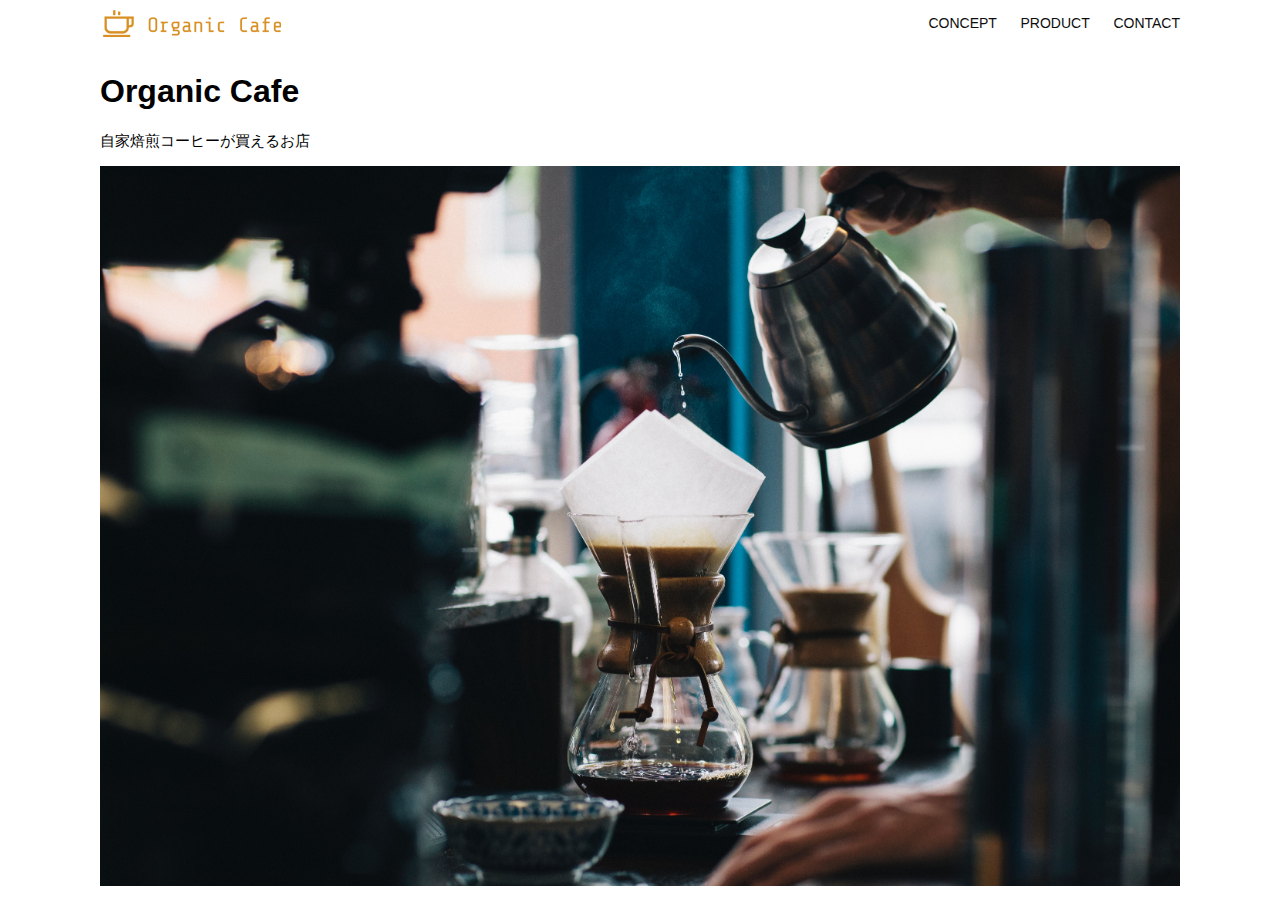
<file: kadai_013/index.html>
<!DOCTYPE html>
<html>
  <head>
    <title>Organic Cafe</title>
    <meta charset="UTF-8" />
    <meta
      name="description"
      content="自家焙煎のコーヒーがお家で楽しめるOrganic Cafe"
    />
    <meta name="viewport" content="width=device-width, initial-scale=1.0" />
    <link rel="stylesheet" href="style.css" />
  </head>
  <body>
    <!-- ヘッダー -->
    <header>
      <!-- ロゴ -->
      <a href="index.html" id="logo"
        ><img src="images/logo.png" alt="トップページに戻る"
      /></a>

      <!-- PC用ナビゲーション -->
      <nav id="nav-pc">
        <a href="index.html#concept">CONCEPT</a>
        <a href="index.html#product">PRODUCT</a>
        <a href="index.html#contact">CONTACT</a>
      </nav>
       <img id="menu-sp" src="images/button-menu.png" alt="ナビゲーションを開く" onclick="document.getElementById('nav-sp').style.display = 'block'">
      <nav id="nav-sp">
        <img id="close" src="images/button-close.png" alt="ナビゲーションを閉じる" onclick="document.getElementById('nav-sp').style.display = 'none'">
      <a id="logo-sp" href="index.html" 
      onclick="document.getElementById('nav-sp').style.display = 'none'"> <img 
        src="images/logo-sp.png" alt=" トップページに戻る"></a>
      <a class="menu" href="index.html#content" 
      onclick="getElementById('nav-sp').style.display = 'none'">CONCEPT</a>
      <a class="menu" href="index.html#product" 
      onclick="document.getElementById('nav-sp').style.display = 'none'">PRODUCT</a>
      <a class="menu" href="index.html#contact"
      onclick="document.ElementById('nav-sp').style.dispaly = 'none'">CONTACT</a>
    </nav>
    </header>
    <main>
      <article>
        <!-- メインビジュアル -->
        <section id="main-visual">
          <div id="main-message">
            <h1>Organic Cafe</h1>
            <p>自家焙煎コーヒーが買えるお店</p>
          </div>
          <img
            src="images/main-image.jpg"
            alt="コーヒーをハンドドリップで淹れる画像"
          />
        </section>
      </article>
    </main>
  </body>
</html>
</file>
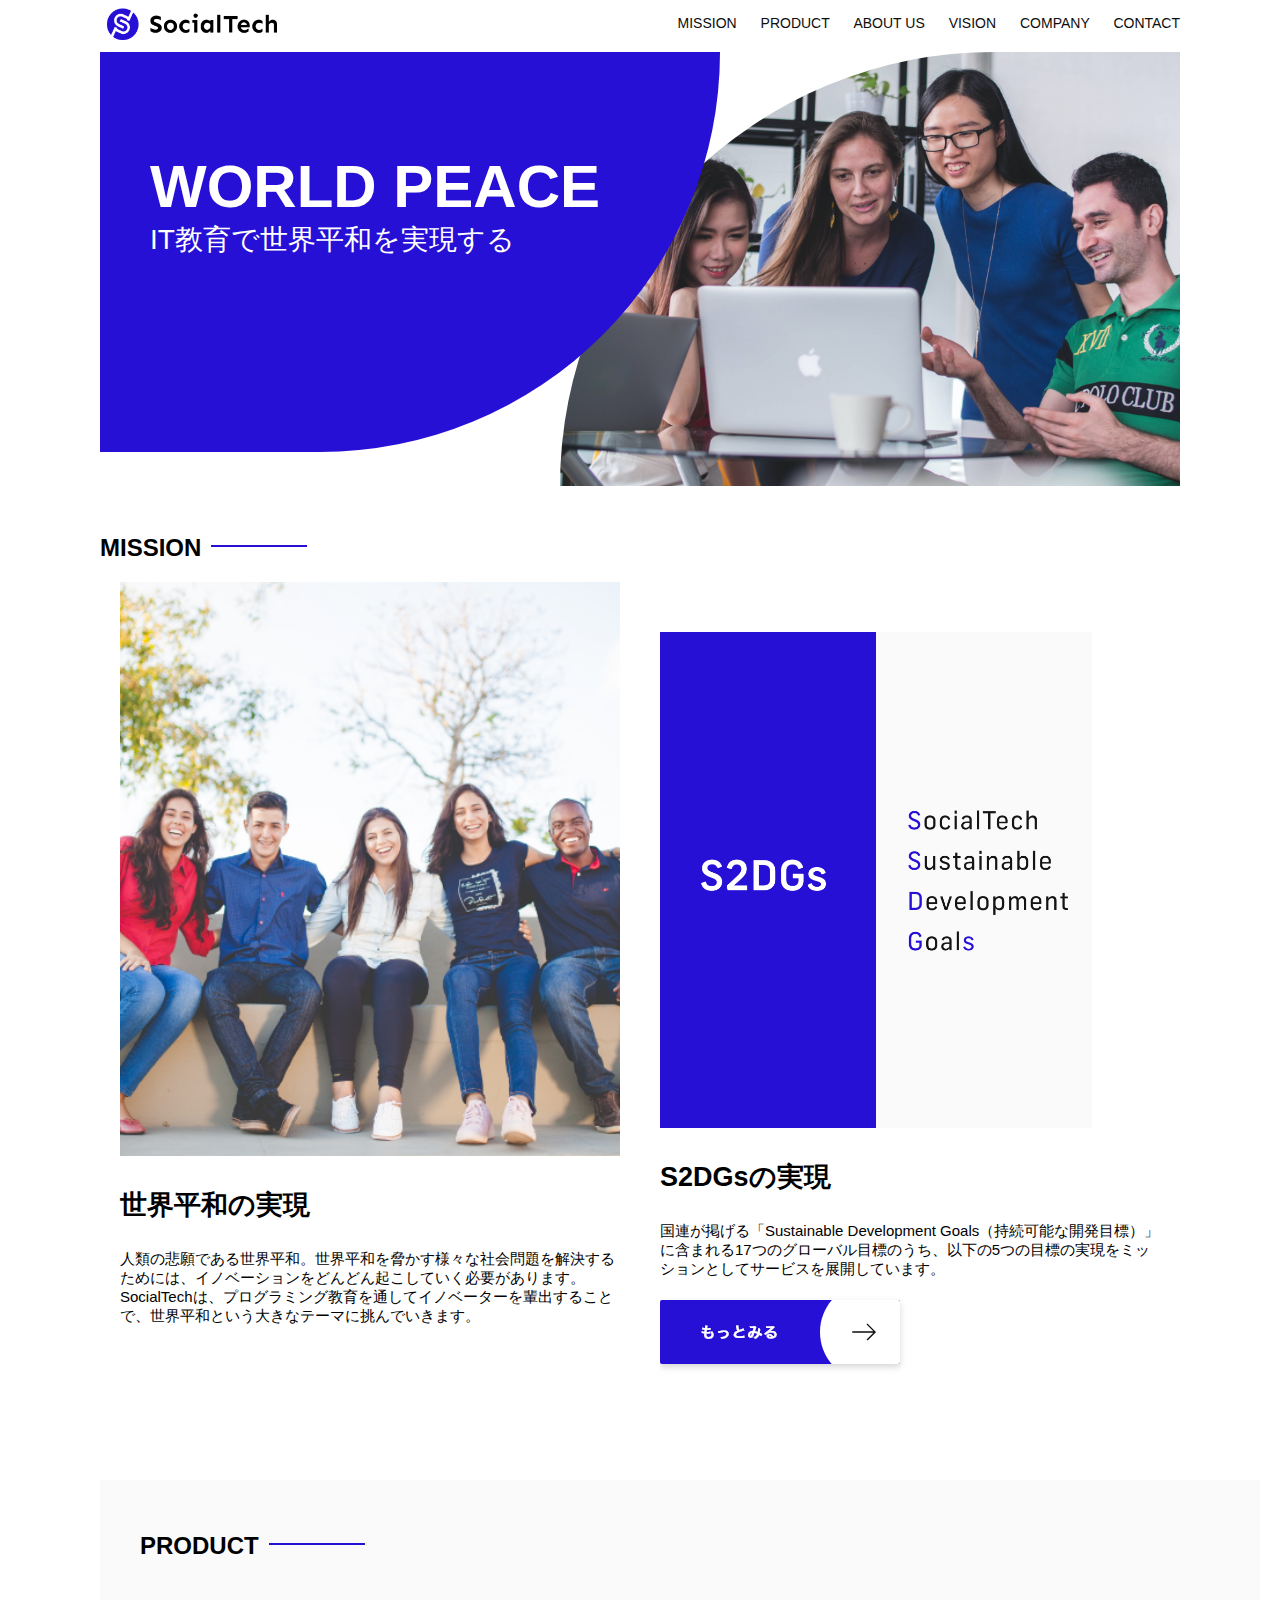
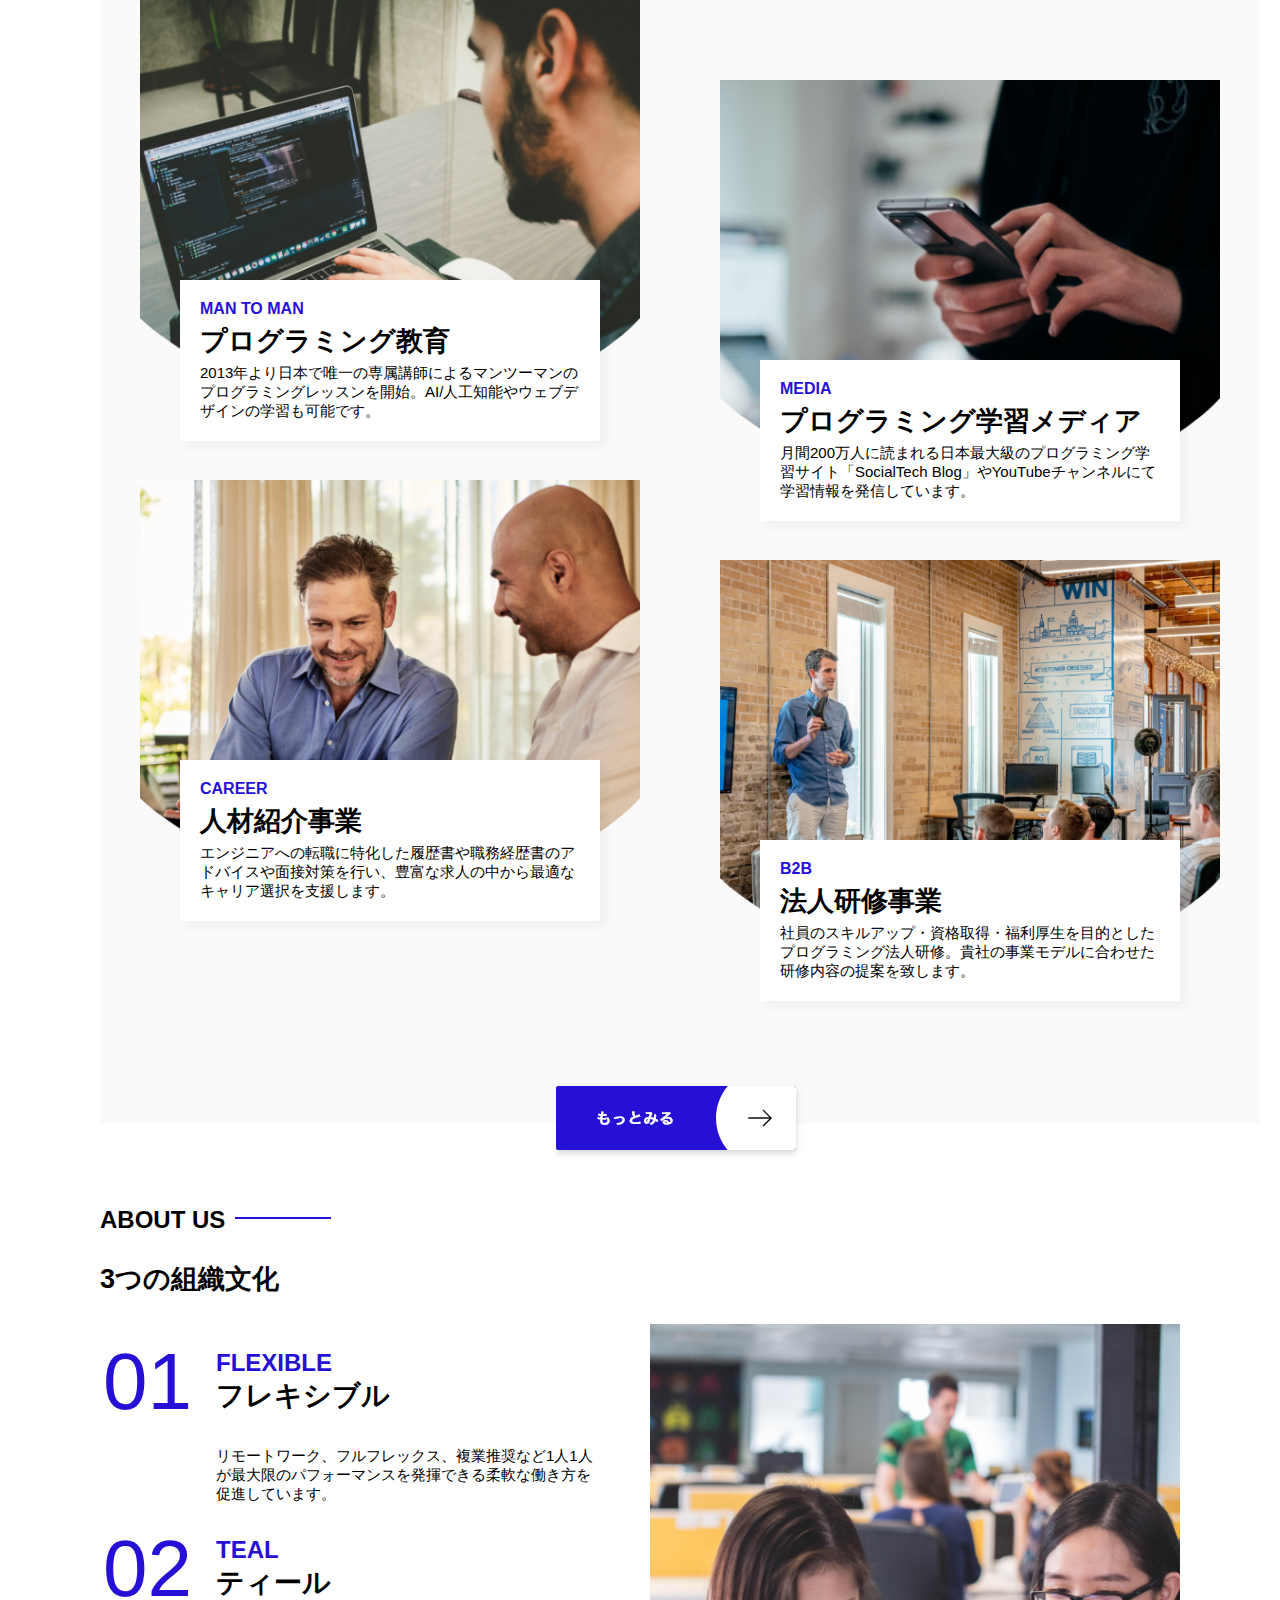
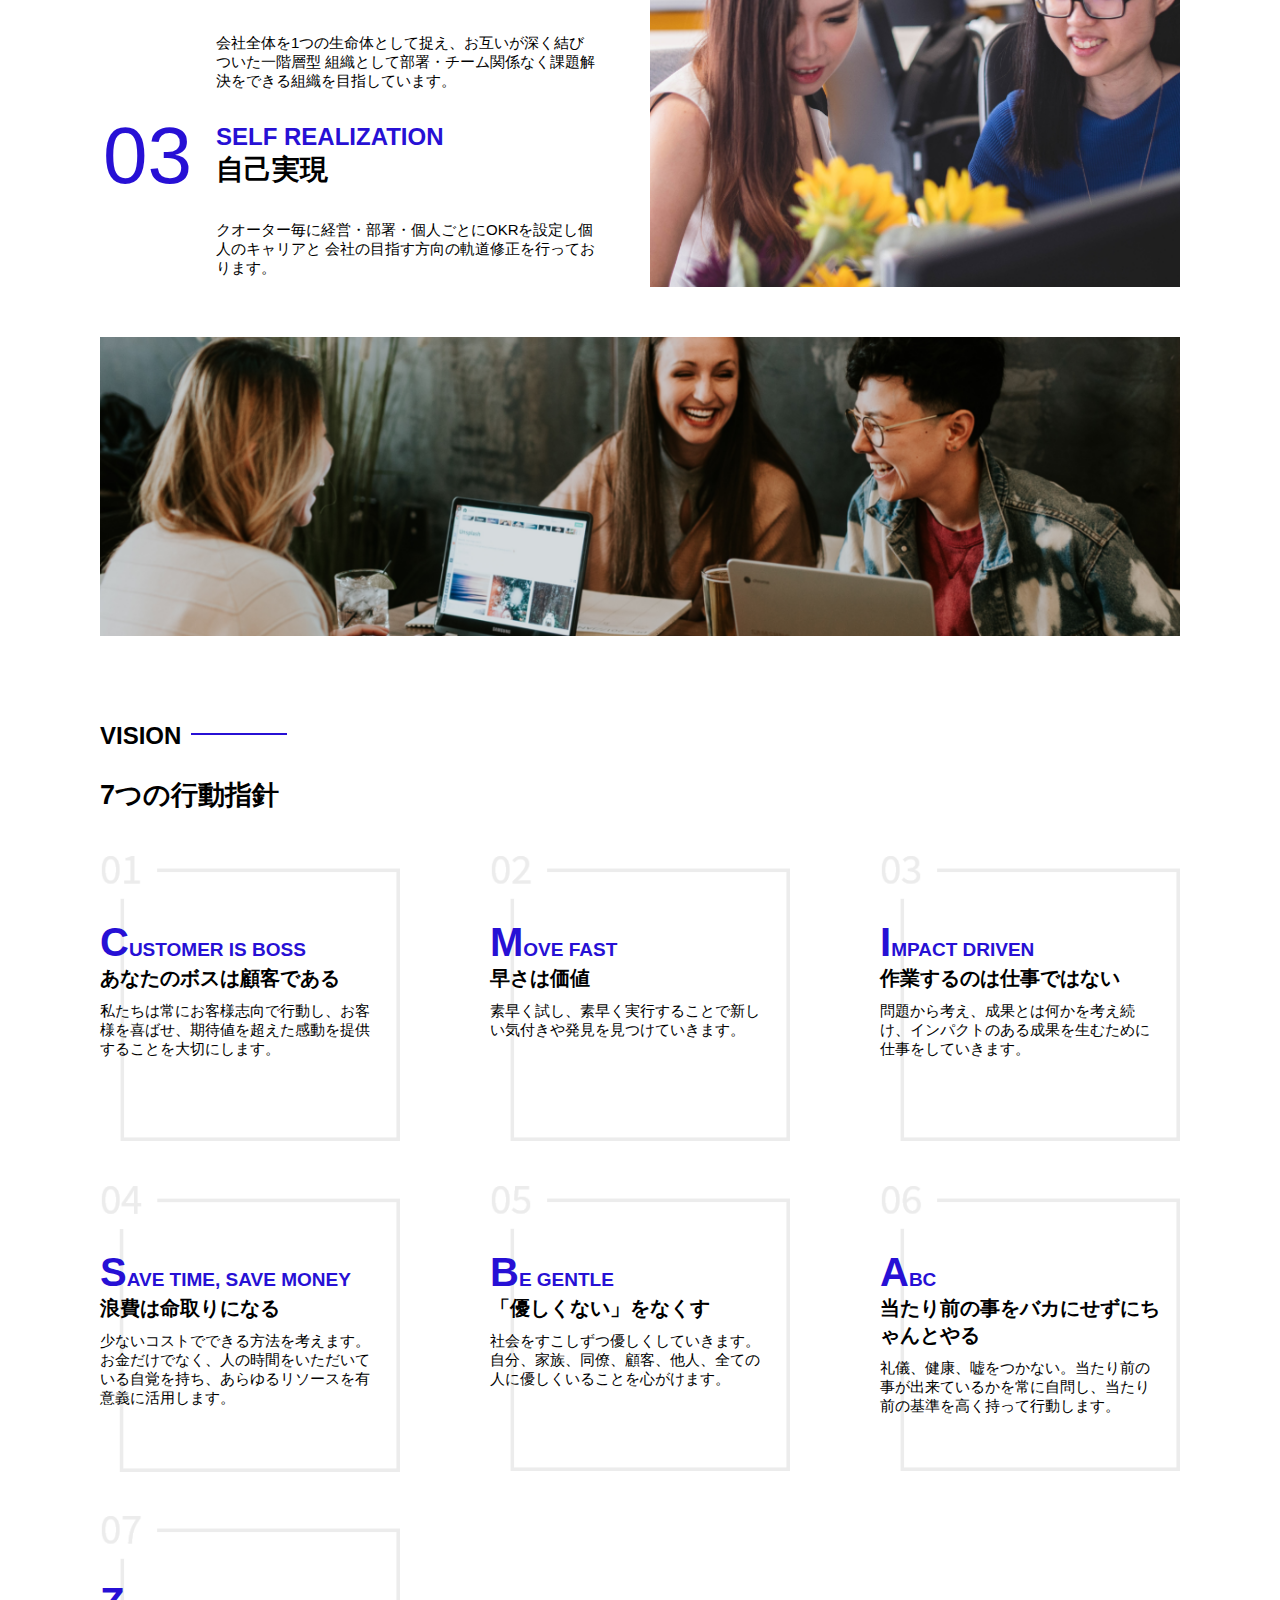
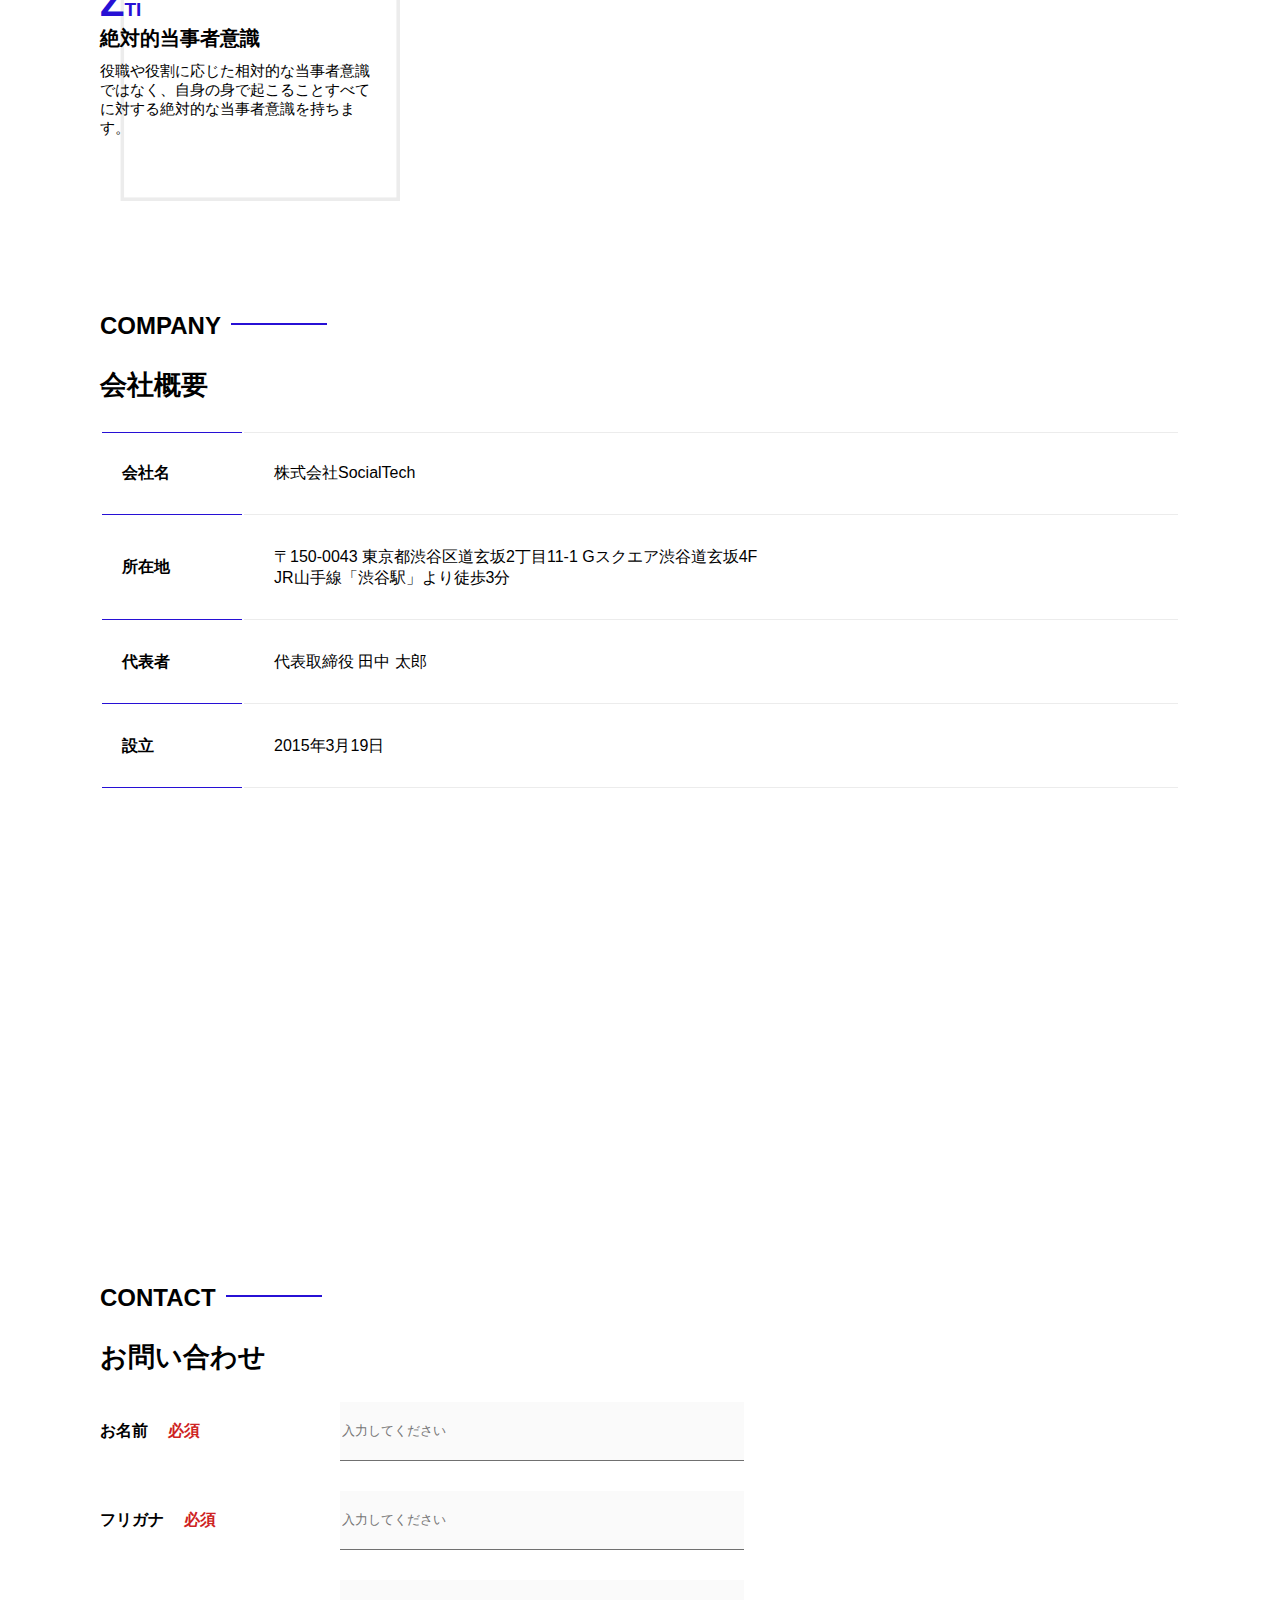
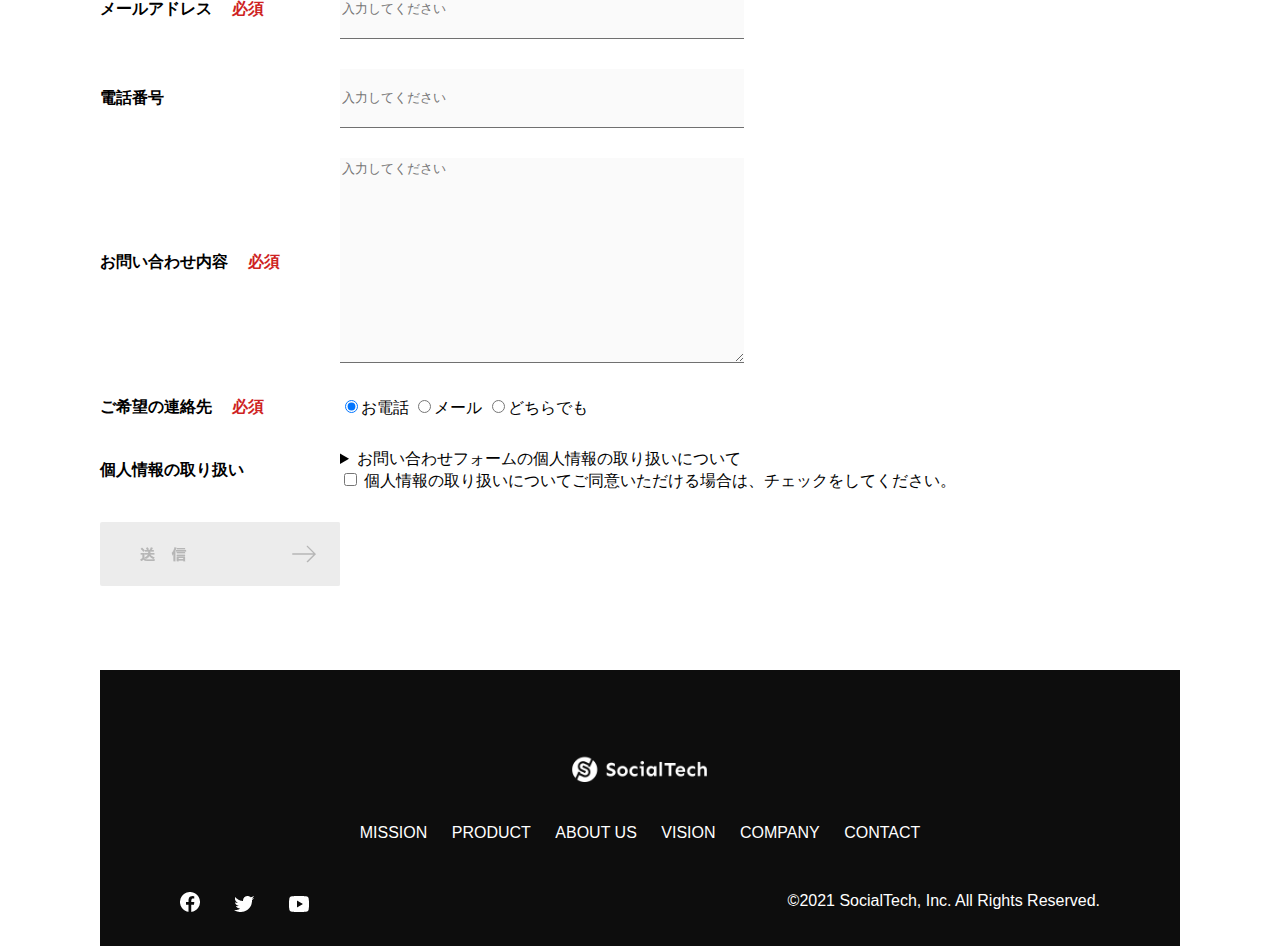
<file: kadai_tutorial_output/index.html>
<!DOCTYPE html>
<html>
  <head>
    <title>SocialTech</title>
    <meta charset="UTF-8" />
    <meta
      name="description"
      content="SocialTechはEdTech業界のリーディングカンパニーを目指します。"
    />
    <meta name="viewport" content="width=device-width, initial-scale=1.0" />
    <link rel="stylesheet" href="style.css" />
  </head>
  <body>
    <!-- ヘッダー -->
    <header>
      <!-- ロゴ -->
      <a href="index.html" id="logo"
        ><img src="images/logo.png" alt="トップページに戻る"
      /></a>

      <!-- PC用ナビゲーション -->
      <nav id="nav-pc">
        <a href="mission.html">MISSION</a>
        <a href="product.html">PRODUCT</a>
        <a href="index.html#aboutus">ABOUT US</a>
        <a href="index.html#vision">VISION</a>
        <a href="index.html#company">COMPANY</a>
        <a href="index.html#contact">CONTACT</a>
      </nav>
      <!--スマホ用メニューボタン-->
      <img id="menu-sp" src="images/button-menu.png" alt="ナビゲーションを開く" onclick="document.getElementById('nav-sp').style.display='block'">
      <!--スマホ用ナビゲーション-->
      <nav id="nav-sp">
        <img id="close" src="images/button-close.png" alt="ナビゲーションを閉じる" onclick="document.getElementById('nav-sp').style.display = 'none'">
        <a id="logo-sp" href="index.html" onclick="document.getElementById('nav-sp').style.display = 'none'"><img
            src="images/logo-sp.png" alt="トップページに戻る"></a>
        <a class="menu" href="mission.html" onclick="document.getElementById('nav-sp').style.display = 'none'">MISSION</a>
        <a class="menu" href="product.html" onclick="document.getElementById('nav-sp').style.display = 'none'">PRODUCT</a>
        <a class="menu" href="index.html#aboutus" onclick="document.getElementById('nav-sp').style.display = 'none'">ABOUT
          US</a>
        <a class="menu" href="index.html#vision"
          onclick="document.getElementById('nav-sp').style.display = 'none'">VISION</a>
        <a class="menu" href="index.html#company"
          onclick="document.getElementById('nav-sp').style.display = 'none'">COMPANY</a>
        <a class="menu" href="index.html#contact"
          onclick="document.getElementById('nav-sp').style.display = 'none'">CONTACT</a>
        <div id="sns">
          <a href="https://www.facebook.com/sejuku2013"><img src="images/button-facebook.png" alt="Facebookのリンク"></a>
          <a href="https://twitter.com/samuraijuku"><img src="images/button-twitter.png" alt="Twitterのリンク"></a>
          <a href="https://www.youtube.com/channel/UCCFOQO5aDK0xXam4cUQXT8g"><img src="images/button-youtube.png" alt="YouTubeのリンク"></a>
        </div>
      </nav>
    </header>
    <main>
      <article>
        <!-- メインビジュアル -->
        <section id="main-visual">
          <div id="main-message">
            <h1>WORLD PEACE</h1>
            <p>IT教育で世界平和を実現する</p>
          </div>
          <img
            src="images/index/index-main.png"
            alt="PCの周りに集まる多国籍の仲間たち"
          />
        </section>
        <!--ミッション-->
        <section id="mission">
          <h2 class="index-h2">MISSION</h2>
          <div id="mission-flex">
            <div>
              <img
                id="mission-photo"
                src="images/index/index-mission.png"
                alt="屋外のベンチで写真を撮影する多国籍の仲間たち"
              />
              <h3>世界平和の実現</h3>
              <p>
                人類の悲願である世界平和。世界平和を脅かす様々な社会問題を解決するためには、イノベーションをどんどん起こしていく必要があります。SocialTechは、プログラミング教育を通してイノベーターを輩出することで、世界平和という大きなテーマに挑んでいきます。
              </p>
            </div>
            <div>
              <img id="s2dgs" src="images/index/s2dgs.png" alt="S2DGs" />
              <h3>S2DGsの実現</h3>
              <p>
                国連が掲げる「Sustainable Development
                Goals（持続可能な開発目標）」に含まれる17つのグローバル目標のうち、以下の5つの目標の実現をミッションとしてサービスを展開しています。
              </p>
              <a href="mission.html">
                <img src="images/button-more.png" alt="もっとみる" />
              </a>
            </div>
          </div>
        </section>
        <!-- プロダクト -->
        <section id="product">
          <h2 class="index-h2">PRODUCT</h2>
          <div>
            <div id="product-left">
              <div>
                <img
                  class="product-photo"
                  src="images/index/index-mantoman.png"
                  alt="PCでコードを書く男性"
                />
                <div class="product-explain">
                  <span>MAN TO MAN</span>
                  <h3>プログラミング教育</h3>
                  <p>
                    2013年より日本で唯一の専属講師によるマンツーマンのプログラミングレッスンを開始。AI/人工知能やウェブデザインの学習も可能です。
                  </p>
                </div>
              </div>
              <div>
                <img
                  class="product-photo"
                  src="images/index/index-career.png"
                  alt="笑顔で話し合う2人の男性"
                />
                <div class="product-explain">
                  <span>CAREER</span>
                  <h3>人材紹介事業</h3>
                  <p>
                    エンジニアへの転職に特化した履歴書や職務経歴書のアドバイスや面接対策を行い、豊富な求人の中から最適なキャリア選択を支援します。
                  </p>
                </div>
              </div>
            </div>
            <div id="product-right">
              <div>
                <img
                  class="product-photo"
                  src="images/index/index-media.png"
                  alt="スマートフォンを操作する人"
                />
                <div class="product-explain">
                  <span>MEDIA</span>
                  <h3>プログラミング学習メディア</h3>
                  <p>
                    月間200万人に読まれる日本最大級のプログラミング学習サイト「SocialTech
                    Blog」やYouTubeチャンネルにて学習情報を発信しています。
                  </p>
                </div>
              </div>
              <div>
                <img
                  class="product-photo"
                  src="images/index/index-b2b.png"
                  alt="講演中の男性とそれを聴く人々"
                />
                <div class="product-explain">
                  <span>B2B</span>
                  <h3>法人研修事業</h3>
                  <p>
                    社員のスキルアップ・資格取得・福利厚生を目的としたプログラミング法人研修。貴社の事業モデルに合わせた研修内容の提案を致します。
                  </p>
                </div>
              </div>
            </div>
          </div>
          <div>
            <a id="product-more" href="product.html">
              <img src="images/button-more.png" alt="もっとみる" />
            </a>
          </div>
        </section>
        <!---ABOUT US-->
        <section id="aboutus">
          <h2 class="index-h2">ABOUT US</h2>
          <h3>3つの組織文化</h3>
          <div>
            <table class="culture-table">
              <tr>
                <td>
                  <span class="culture-num">01</span>
                </td>
                <td>
                  <span class="culture-en">FLEXIBLE</span>
                  <span class="culture-jp">フレキシブル</span>
                </td>
              </tr>
              <tr>
                <td>
                  <!--空のセル-->
                </td>
                <td>
                  <p class="culture-description">
                    リモートワーク、フルフレックス、複業推奨など1人1人が最大限のパフォーマンスを発揮できる柔軟な働き方を促進しています。
                  </p>
                </td>
              </tr>
              <tr>
                <td>
                  <span class="culture-num">02</span>
                </td>
                <td>
                  <span class="culture-en">TEAL</span>
                  <span class="culture-jp">ティール</span>
                </td>
              </tr>
              <tr>
                <td>
                  <!--空のセル-->
                </td>
                <td>
                  <p class="culture-description">
                    会社全体を1つの生命体として捉え、お互いが深く結びついた一階層型
                    組織として部署・チーム関係なく課題解決をできる組織を目指しています。
                  </p>
                </td>
              </tr>
              <tr>
                <td>
                  <span class="culture-num">03</span>
                </td>
                <td>
                  <span class="culture-en">SELF REALIZATION</span>
                  <span class="culture-jp">自己実現</span>
                </td>
              </tr>
              <tr>
                <td>
                  <!--空のセル-->
                </td>
                <td>
                  <p class="culture-description">
                    クオーター毎に経営・部署・個人ごとにOKRを設定し個人のキャリアと
                    会社の目指す方向の軌道修正を行っております。
                  </p>
                </td>
              </tr>
            </table>
            <img
              class="culture-img"
              src="images/index/index-aboutus1.png"
              alt="笑顔で話し合う2人の女性"
            />
          </div>
          <img
            class="culture-img2"
            src="images/index/index-aboutus2.png"
            alt="笑顔で話し合う3人の男女"
          />
        </section>
        <!-- VISION -->
        <section id="vision">
          <h2 class="index-h2">VISION</h2>
          <h3>7つの行動指針</h3>
          <div>
            <div class="vision-box">
              <img src="images/index/vision-01.png" alt="01" />
              <span>
                <h4>CUSTOMER IS BOSS</h4>
                <h5>あなたのボスは顧客である</h5>
                <p>
                  私たちは常にお客様志向で行動し、お客様を喜ばせ、期待値を超えた感動を提供することを大切にします。
                </p>
              </span>
            </div>
            <div class="vision-box">
              <img src="images/index/vision-02.png" alt="02" />
              <span>
                <h4>MOVE FAST</h4>
                <h5>早さは価値</h5>
                <p>
                  素早く試し、素早く実行することで新しい気付きや発見を見つけていきます。
                </p>
              </span>
            </div>
            <div class="vision-box">
              <img src="images/index/vision-03.png" alt="03" />
              <span>
                <h4>IMPACT DRIVEN</h4>
                <h5>作業するのは仕事ではない</h5>
                <p>
                  問題から考え、成果とは何かを考え続け、インパクトのある成果を生むために仕事をしていきます。
                </p>
              </span>
            </div>
            <div class="vision-box">
              <img src="images/index/vision-04.png" alt="04" />
              <span>
                <h4>SAVE TIME, SAVE MONEY</h4>
                <h5>浪費は命取りになる</h5>
                <p>
                  少ないコストでできる方法を考えます。お金だけでなく、人の時間をいただいている自覚を持ち、あらゆるリソースを有意義に活用します。
                </p>
              </span>
            </div>
            <div class="vision-box">
              <img src="images/index/vision-05.png" alt="05" />
              <span>
                <h4>BE GENTLE</h4>
                <h5>「優しくない」をなくす</h5>
                <p>
                  社会をすこしずつ優しくしていきます。自分、家族、同僚、顧客、他人、全ての人に優しくいることを心がけます。
                </p>
              </span>
            </div>
            <div class="vision-box">
              <img src="images/index/vision-06.png" alt="06" />
              <span>
                <h4>ABC</h4>
                <h5>当たり前の事をバカにせずにちゃんとやる</h5>
                <p>
                  礼儀、健康、嘘をつかない。当たり前の事が出来ているかを常に自問し、当たり前の基準を高く持って行動します。
                </p>
              </span>
            </div>
            <div class="vision-box">
              <img src="images/index/vision-07.png" alt="07" />
              <span>
                <h4>ZTI</h4>
                <h5>絶対的当事者意識</h5>
                <p>
                  役職や役割に応じた相対的な当事者意識ではなく、自身の身で起こることすべてに対する絶対的な当事者意識を持ちます。
                </p>
              </span>
            </div>
          </div>
        </section>

        <!-- COMPANY -->
        <section id="company">
          <h2 class="index-h2">COMPANY</h2>
          <h3>会社概要</h3>
          <table id="company-table">
            <tr>
              <th class="tableheader-first">会社名</th>
              <td class="cell-first">株式会社SocialTech</td>
            </tr>
            <tr>
              <th class="tableheader">所在地</th>
              <td class="cell">
                〒150-0043 東京都渋谷区道玄坂2丁目11-1 Gスクエア渋谷道玄坂4F<br />JR山手線「渋谷駅」より徒歩3分
              </td>
            </tr>
            <tr>
              <th class="tableheader">代表者</th>
              <td class="cell">代表取締役 田中 太郎</td>
            </tr>
            <tr>
              <th class="tableheader">設立</th>
              <td class="cell">2015年3月19日</td>
            </tr>
          </table>
          <iframe
            src="https://www.google.com/maps/embed?pb=!1m18!1m12!1m3!1d3241.7759544892483!2d139.69399665123464!3d35.65789123876098!2m3!1f0!2f0!3f0!3m2!1i1024!2i768!4f13.1!3m3!1m2!1s0x60188caa0042e8d1%3A0xba130bea826a7aa2!2z44CSMTUwLTAwNDMg5p2x5Lqs6YO95riL6LC35Yy66YGT546E5Z2C77yS5LiB55uu77yR77yR4oiS77yR!5e0!3m2!1sja!2sjp!4v1636872991912!5m2!1sja!2sjp"
            style="border: 0"
            allowfullscreen=""
            loading="lazy"
          >
          </iframe>
        </section>
        <!-- お問い合わせフォーム -->
        <section id="contact">
          <h2 class="index-h2">CONTACT</h2>
          <h3>お問い合わせ</h3>
          <form>
            <div>
              <div class="contact-heading">
                <label class="contact-label"
                  >お名前<span class="contact-span">必須</span></label
                >
              </div>
              <div class="contact-form">
                <input
                  type="text"
                  name="name"
                  placeholder="入力してください"
                  class="contact-textbox"
                />
              </div>
            </div>
            <div>
              <div class="contact-heading">
                <label class="contact-label"
                  >フリガナ<span class="contact-span">必須</span></label
                >
              </div>
              <div>
                <input
                  type="text"
                  name="hurigana"
                  placeholder="入力してください"
                  class="contact-textbox"
                />
              </div>
            </div>
            <div>
              <div class="contact-heading">
                <label class="contact-label"
                  >メールアドレス<span class="contact-span">必須</span></label
                >
              </div>
              <div>
                <input
                  type="text"
                  name="email"
                  placeholder="入力してください"
                  class="contact-textbox"
                />
              </div>
            </div>
            <div>
              <div class="contact-heading">
                <label class="contact-label">電話番号</label>
              </div>
              <div>
                <input
                  type="text"
                  name="tel"
                  placeholder="入力してください"
                  class="contact-textbox"
                />
              </div>
            </div>
            <div>
              <div class="contact-heading">
                <label class="contact-label"
                  >お問い合わせ内容<span class="contact-span">必須</span></label
                >
              </div>
              <div>
                <textarea
                  class="contact-textarea"
                  placeholder="入力してください"
                  name="message"
                ></textarea>
              </div>
            </div>
            <div>
              <div class="contact-heading">
                <label class="contact-label"
                  >ご希望の連絡先<span class="contact-span">必須</span></label
                >
              </div>
              <div>
                <input
                  class="radiobutton"
                  type="radio"
                  value="tel"
                  name="contact"
                  checked
                /><label>お電話</label>
                <input
                  class="radiobutton"
                  type="radio"
                  value="mail"
                  name="contact"
                /><label>メール</label>
                <input
                  class="radiobutton"
                  type="radio"
                  value="both"
                  name="contact"
                /><label>どちらでも</label>
              </div>
            </div>
            <div>
              <div class="contact-heading">
                <label class="contact-label">個人情報の取り扱い</label>
              </div>
              <div>
                <details>
                  <summary>
                    お問い合わせフォームの個人情報の取り扱いについて
                  </summary>
                  <div>
                    <span>１．組織の名称又は氏名</span><br />
                    株式会社SocialTech<br /><br />
                    <span
                      >２．個人情報保護管理者（若しくはその代理人）の氏名又は職名、所属及び連絡先
                      鈴木 一郎 コーポレート部</span
                    ><br />
                    メールアドレス：support@socialtech.net<br />
                    TEL：03-xxxx-xxxx<br />
                    <span>３．個人情報の利用目的</span><br />
                    ・本サービス及び本サービスに関連する情報の提供又はそれらに関する連絡のため<br />
                    ・ユーザーの本人確認のため<br />
                    ・当社サービスのご案内のため<br />
                    ・当社の商品等の広告または宣伝（電子メールによるものを含むものとします。）<br /><br />
                    <span>４．個人情報の取り扱い業務の委託</span><br />
                    個人情報の取扱業務の全部または一部を外部に業務委託する場合があります。<br />
                    その際、弊社は、個人情報を適切に保護できる管理体制を敷き実行していることを条件として<br />
                    委託先を厳選したうえで、機密保持契約を委託先と締結し、お客様の個人情報を厳密に管理させます。<br /><br />
                    <span>５．個人情報の開示等の請求</span><br />
                    お客様は、弊社に対してご自身の個人情報の開示等（利用目的の通知、開示、内容の訂正・追加・削除、利用の停止または消去、第三者への提供の停止）に関して、当社問合わせ窓口に申し出ることができます。<br />
                    その際、弊社はお客様ご本人を確認させていただいたうえで、合理的な期間内に対応いたします。<br /><br />
                    なお、個人情報に関する弊社問合わせ先は、次の通りです。<br /><br />
                    株式会社SocialTech　個人情報問合せ窓口<br />
                    〒150-0043　東京都渋谷区道玄坂2丁目11-1 Ｇスクエア渋谷道玄坂
                    4F<br />
                    メールアドレス：support@socialtech.net　TEL：03-xxxx-xxxx<br /><br />
                    <span>６．個人情報を提供されることの任意性について</span
                    ><br /><br />
                    お客様がご自身の個人情報を弊社に提供されるか否かは、お客様のご判断によりますが、もしご提供されない場合には、適切なサービスが提供できない場合がありますので予めご了承ください。
                  </div>
                </details>
                <input type="checkbox" name="agree" />
                <span
                  >個人情報の取り扱いについてご同意いただける場合は、チェックをしてください。</span
                >
              </div>
            </div>
            <input
              type="image"
              value="Submit"
              src="images/button-submit.png"
              alt="送信する"
            />
          </form>
        </section>
      </article>
      <footer>
        <div id="footer-logo">
          <img src="images/logo-sp.png" alt="SocialTech" />
        </div>
        <div id="footer-link">
          <a href="mission.html">MISSION</a>
          <a href="product.html">PRODUCT</a>
          <a href="index.html#aboutus">ABOUT US</a>
          <a href="index.html#vision">VISION</a>
          <a href="index.html#company">COMPANY</a>
          <a href="index.html#contact">CONTACT</a>
        </div>
        <div id="sns-footer">
          <a href="https://www.facebook.com/sejuku2013"
            ><img src="images/button-facebook.png" alt="Facebookのリンク"
          /></a>
          <a href="https://twitter.com/samuraijuku"
            ><img src="images/button-twitter.png" alt="Twitterのリンク"
          /></a>
          <a href="https://www.youtube.com/channel/UCCFOQO5aDK0xXam4cUQXT8g"
            ><img src="images/button-youtube.png" alt="YouTubeのリンク"
          /></a>
          <span id="copyright"
            >&copy;2021 SocialTech, Inc. All Rights Reserved.
          </span>
        </div>
      </footer>
    </main>
  </body>
</html>
</file>
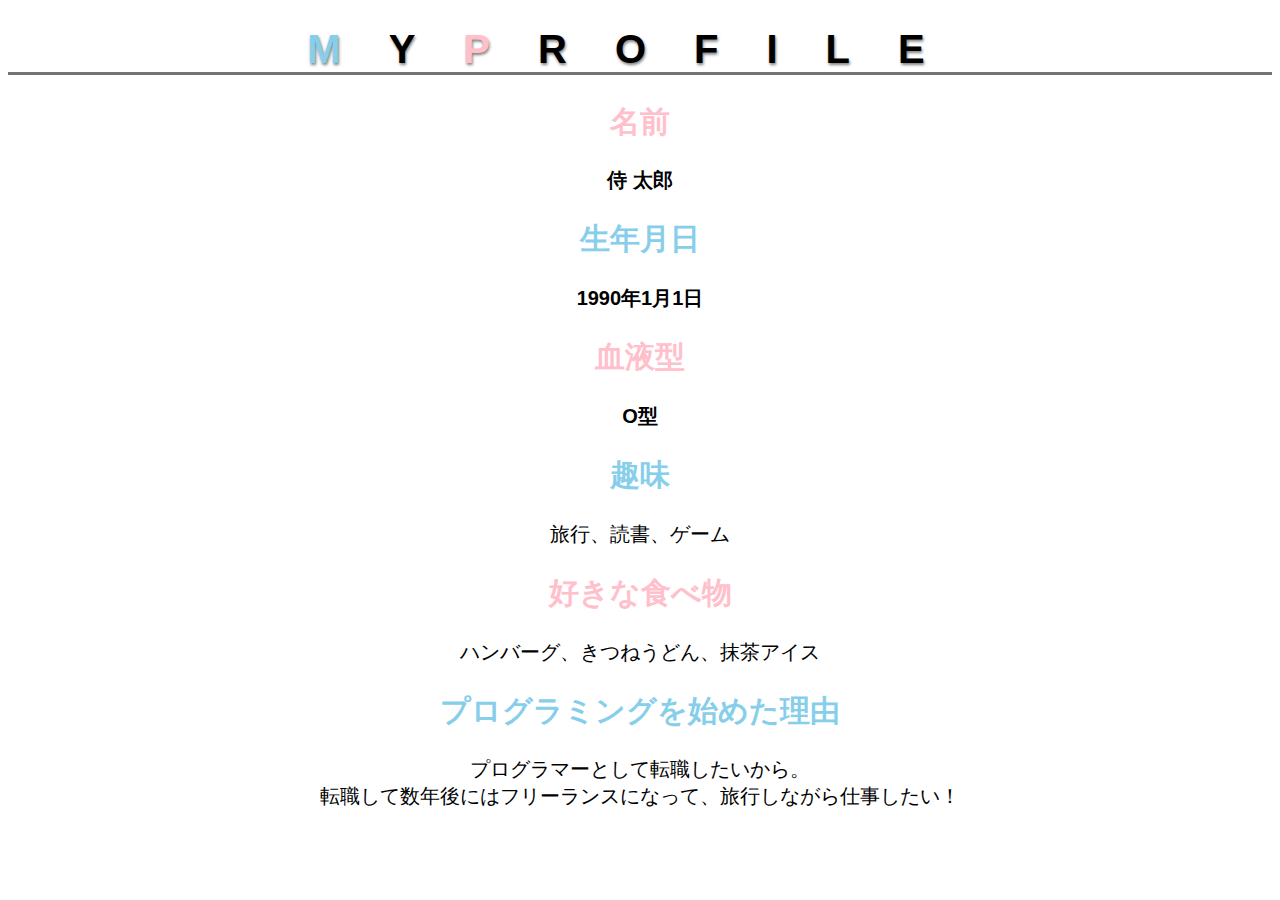
<file: kadai_014/kadai_014.html>
<!DOCTYPE html>
<html>
  <head>
    <title>14章課題</title>
    <meta name="description" content="このページは14章の課題です。">
    <meta charset="utf-8">
    <link rel="stylesheet" href="style.css">
  </head>

  <body>
      <h1 class="decoration"><span class="text-skyblue">M</span>Y<span class="text-pink">P</span>ROFILE</h1>
    <div id="parent">
      <h2 class="text-pink">名前</h2>
    <div class="child">
      <p class="child">侍 太郎</p>
      <h2 class="text-skyblue">生年月日</h2>
      <p class="child">1990年1月1日</p>
      <h2 class="text-pink">血液型</h2>
      <p class="child">O型</p>
    </div>
    </div>
      <h2 class="text-skyblue">趣味</h2>
      <p>旅行、読書、ゲーム</p>
      <h2 class="text-pink">好きな食べ物</h2>
      <p>ハンバーグ、きつねうどん、抹茶アイス</p>
      <h2 class="text-skyblue">プログラミングを始めた理由</h2>
      <p>プログラマーとして転職したいから。<br>転職して数年後にはフリーランスになって、旅行しながら仕事したい！</p>
  </body>
</html>
</file>
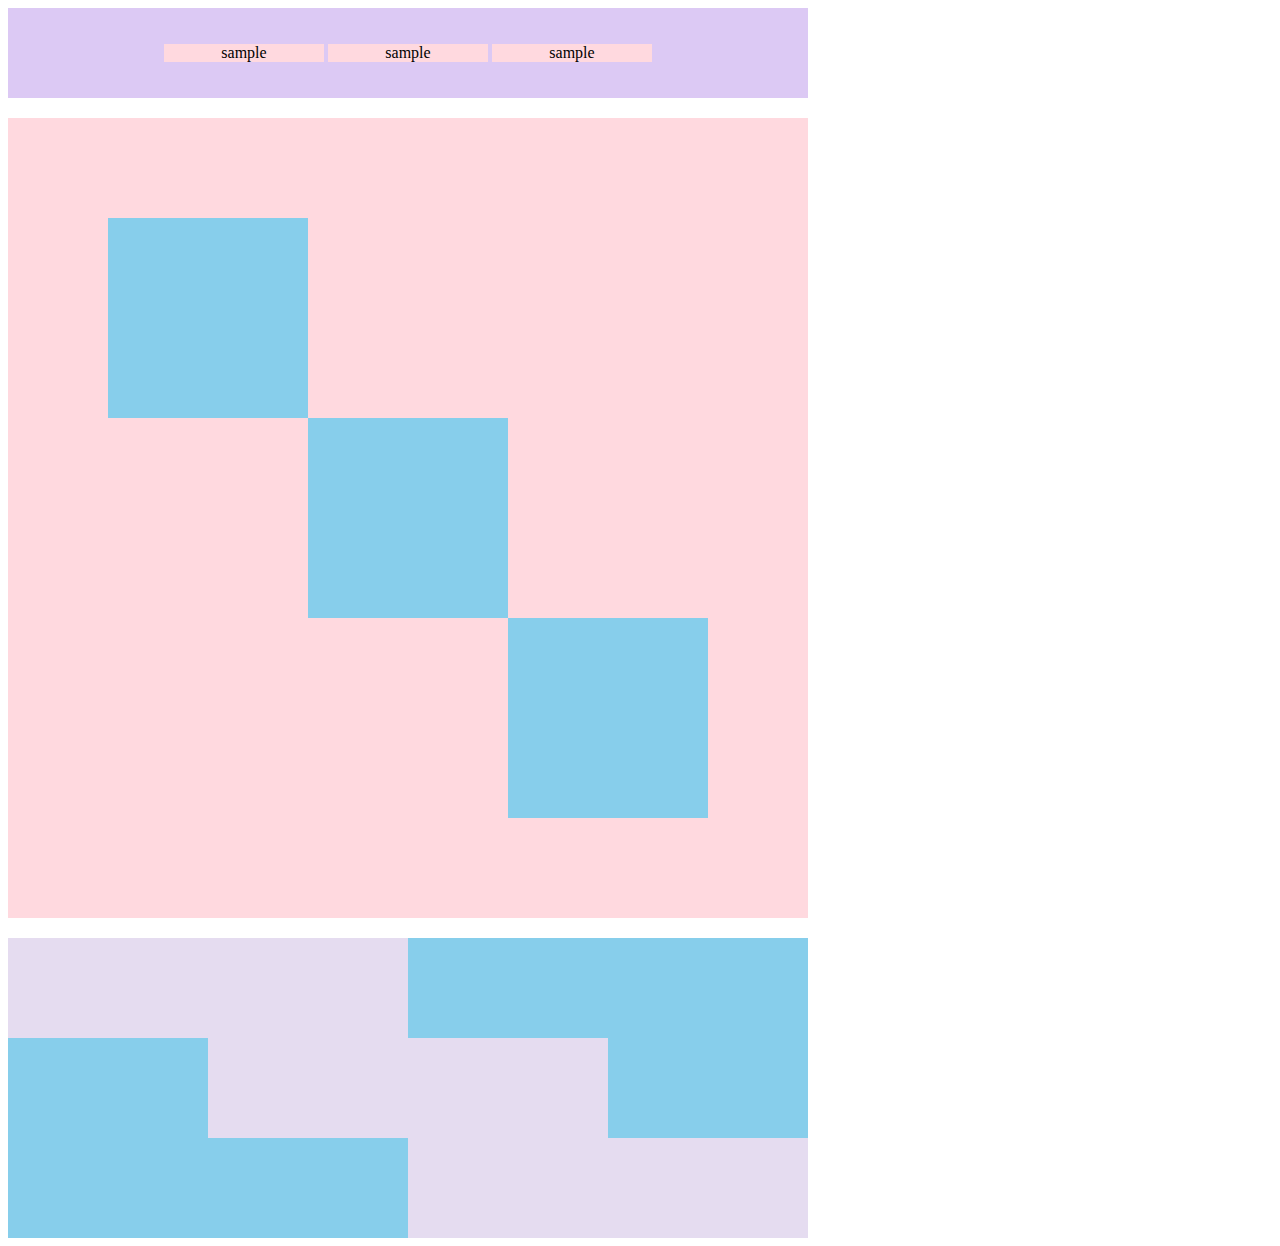
<file: kadai_018/kadai_018.html>
<!DOCTYPE html>
<html>
  <head>
    <title>18章課題</title>
    <meta name="discription" content="このページは18章の課題です。">
    <meta charset="utf-8">
    <link rel="stylesheet" href="style.css">
  </head>

  <body>
    
    <div id="top">
      <p class="top-child">sample</p>
      <p class="top-child">sample</p>
      <p class="top-child">sample</p>
    </div>
    </div>
    
    <div id="middle">
      <div id="middle-child01"></div>
      <div id="middle-child02"></div>
      <div id="middle-child03"></div>
    </div>
       
    <div id="bottom">
      <div id="bottom-child01"></div>
      <div id="bottom-child02"></div>
      <div id="bottom-child03"></div>
    </div>
    </div>
    </div>
  </body>
</html>
</file>
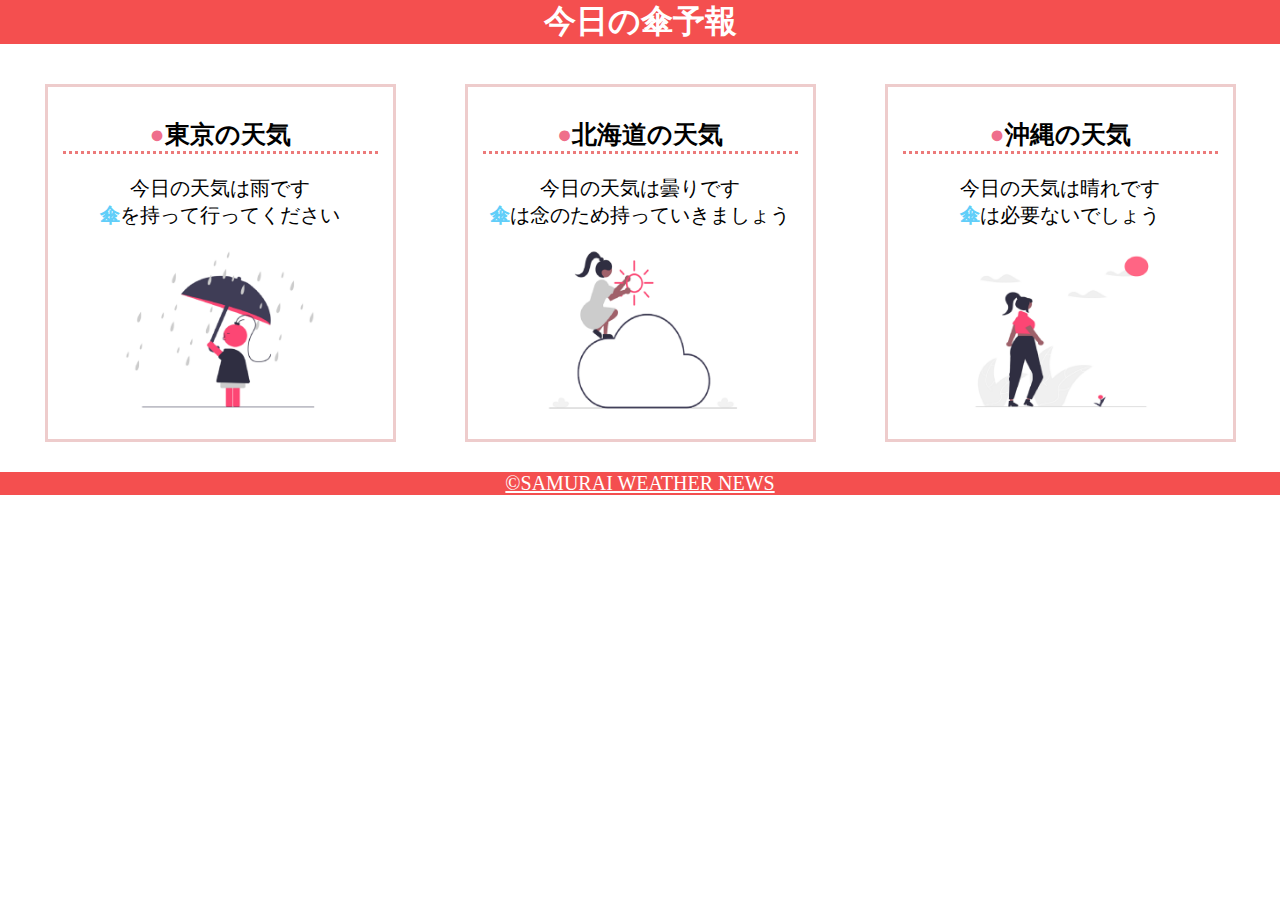
<file: kadai_022/kadai_022.html>
<!DOCTYPE html>
<html>
  <head>
    <title>22章課題</title>
    <meta name="description" content="このページは22章の課題です。">
    <meta charset="utf-8">
    <meta name="viewport" content="width=device-width, initial-scale=1.0">
    <link rel="stylesheet" href="style.css">
  </head>
  <body>
    <header>
      <h1>今日の傘予報</h1>
      
    </header>
    <main>
      <div id="parent">
      <div class="contents">
        <h2>東京の天気</h2>
        <p>今日の天気は雨です</p>
        <p>傘を持って行ってください</p>
        <img src="../kadai_022/image/rainy.png">
      </div>
        <div class="contents">
          <h2>北海道の天気</h2>
          <p>今日の天気は曇りです</p>
          <p>傘は念のため持っていきましょう</p>
          <img src="../kadai_022/image/cloudy.png">
        </div>
          <div class="contents">
            <h2>沖縄の天気</h2>
            <p>今日の天気は晴れです</p>
            <p>傘は必要ないでしょう</p>
          <img src="../kadai_022/image/sunny.png">
        </div>
      </div>
    </main>
    <footer>
      <a href="https://www.sejuku.net/corp/?_gl=1*pnrhyg*_ga*MTgwMjk0NjA1My4xNzEyMTExNjI3*_ga_8Y6TNFRTP7*MTcxMjg3NzkwNS4zMC4xLjE3MTI4Nzc5NjQuMS4wLjA.">©SAMURAI WEATHER NEWS</a>
    </footer>
  </body>
</html>
</file>
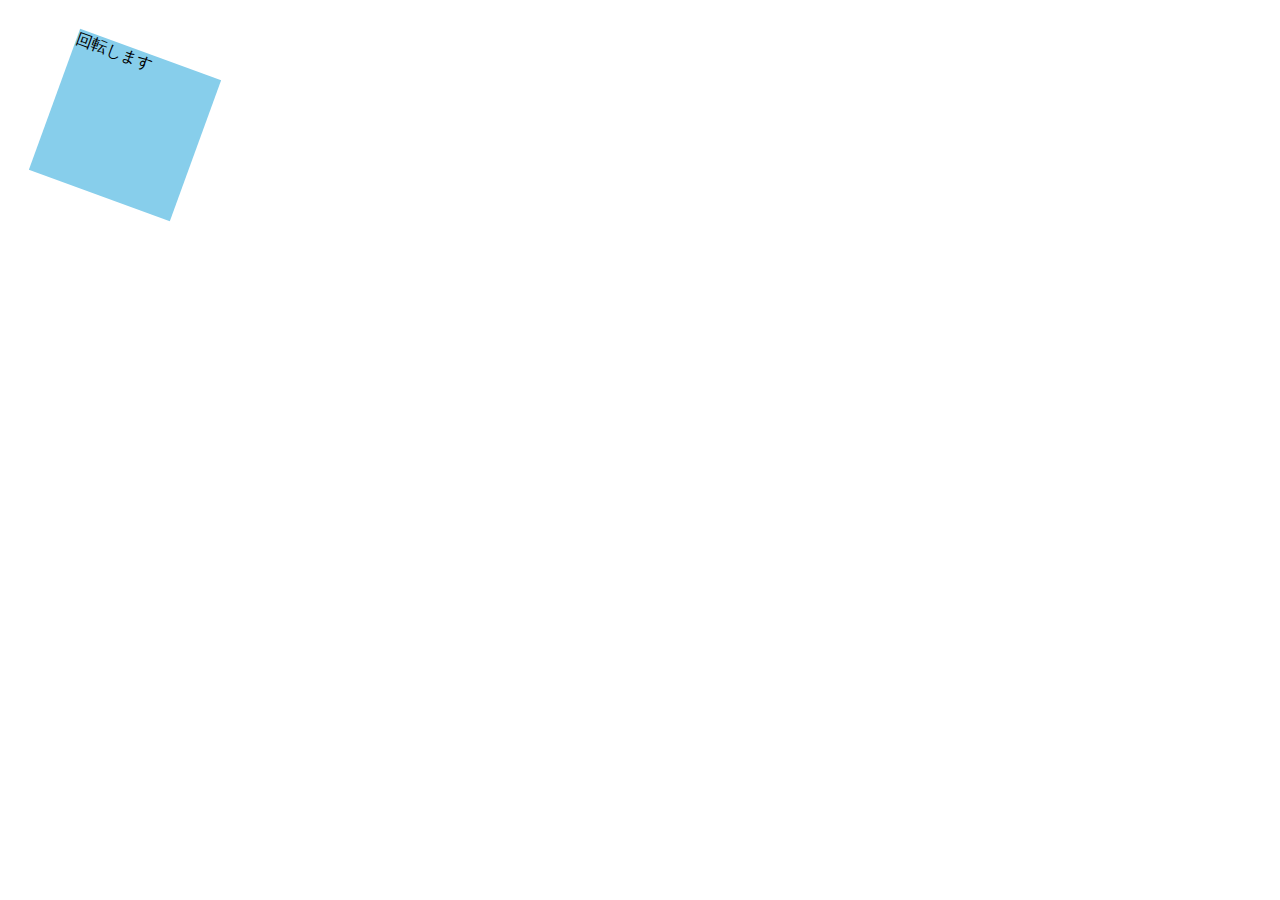
<file: kadai_mdn_css/mdn.html.html>
<!DOCTYPE html>
<html>
   
<head>
   <style>
      div {
         position: absolute;
         left: 50px;
         top: 50px; 
         width: 150px; 
         height: 150px;
         background-color: skyblue;
         transform: rotate(20deg);
      }
   </style>
</head>

<body>
    <div>
      回転します
    </div>
</body>

</html>
</file>
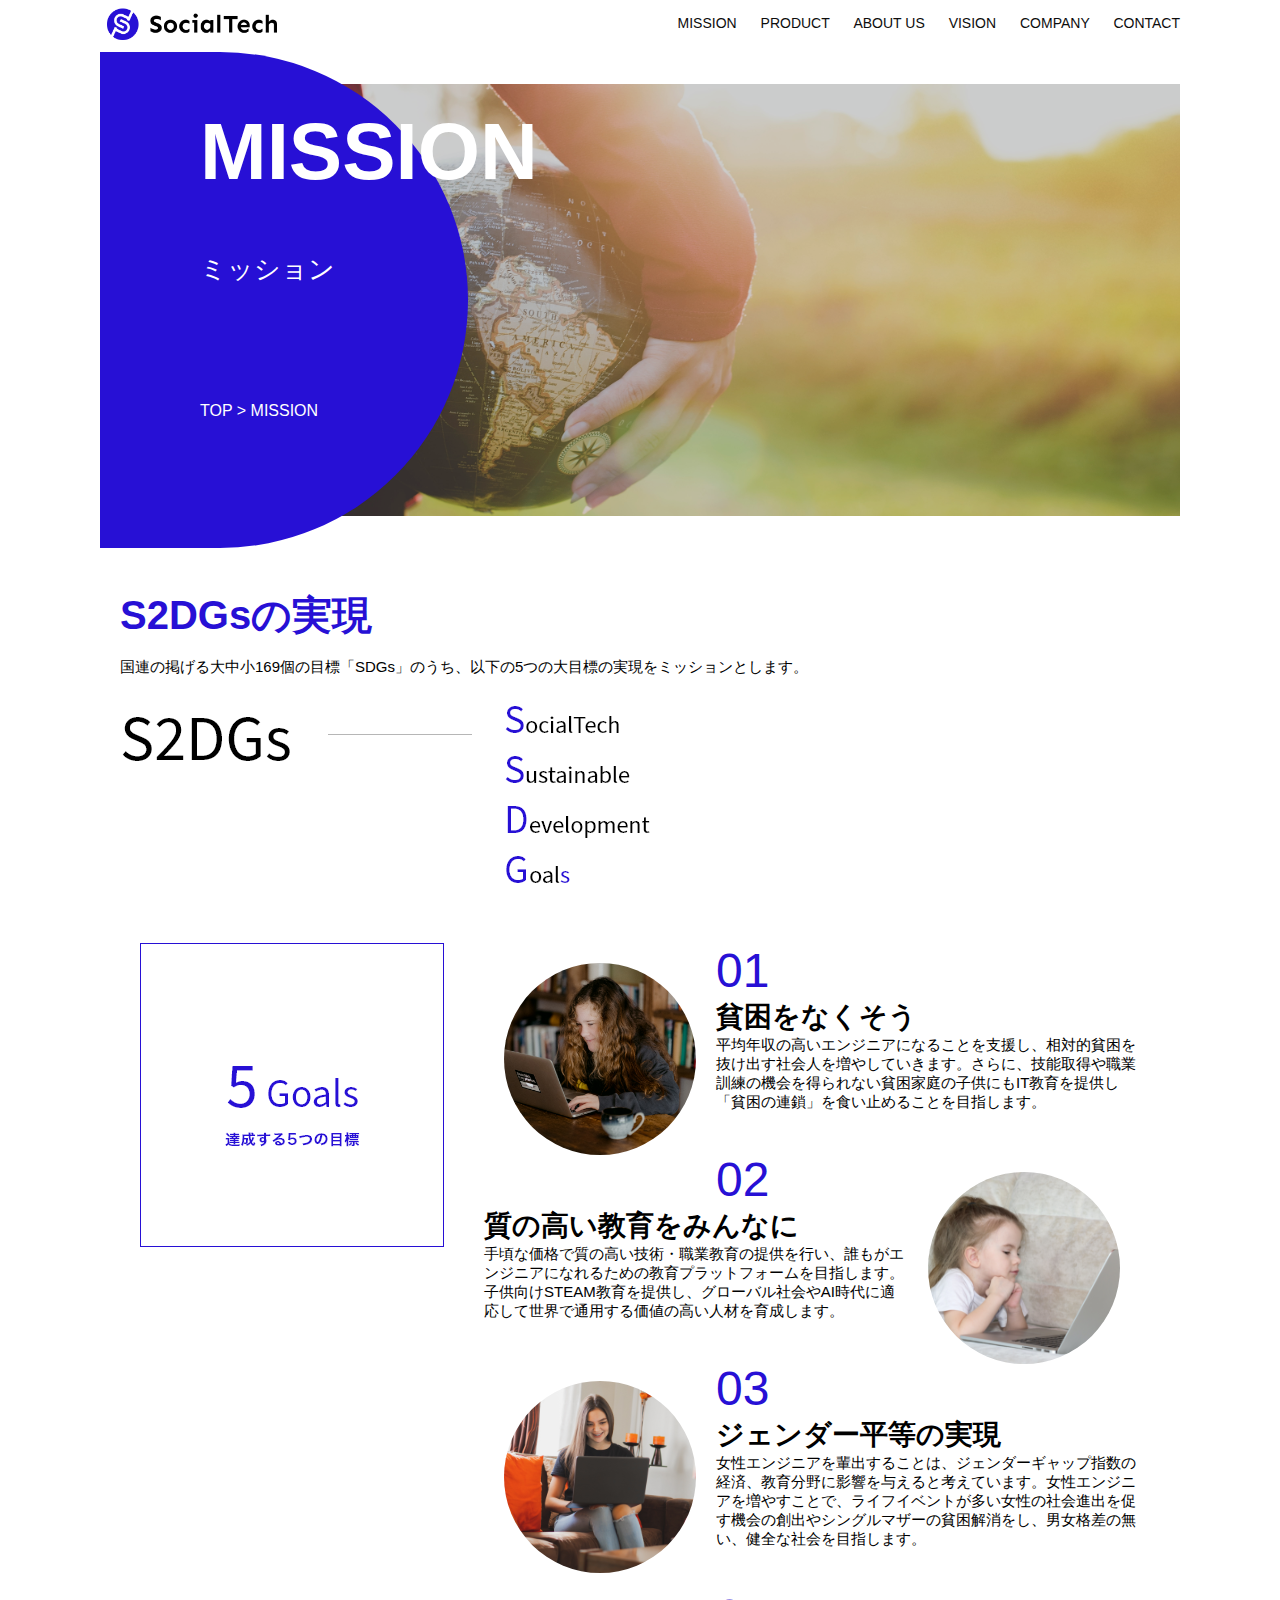
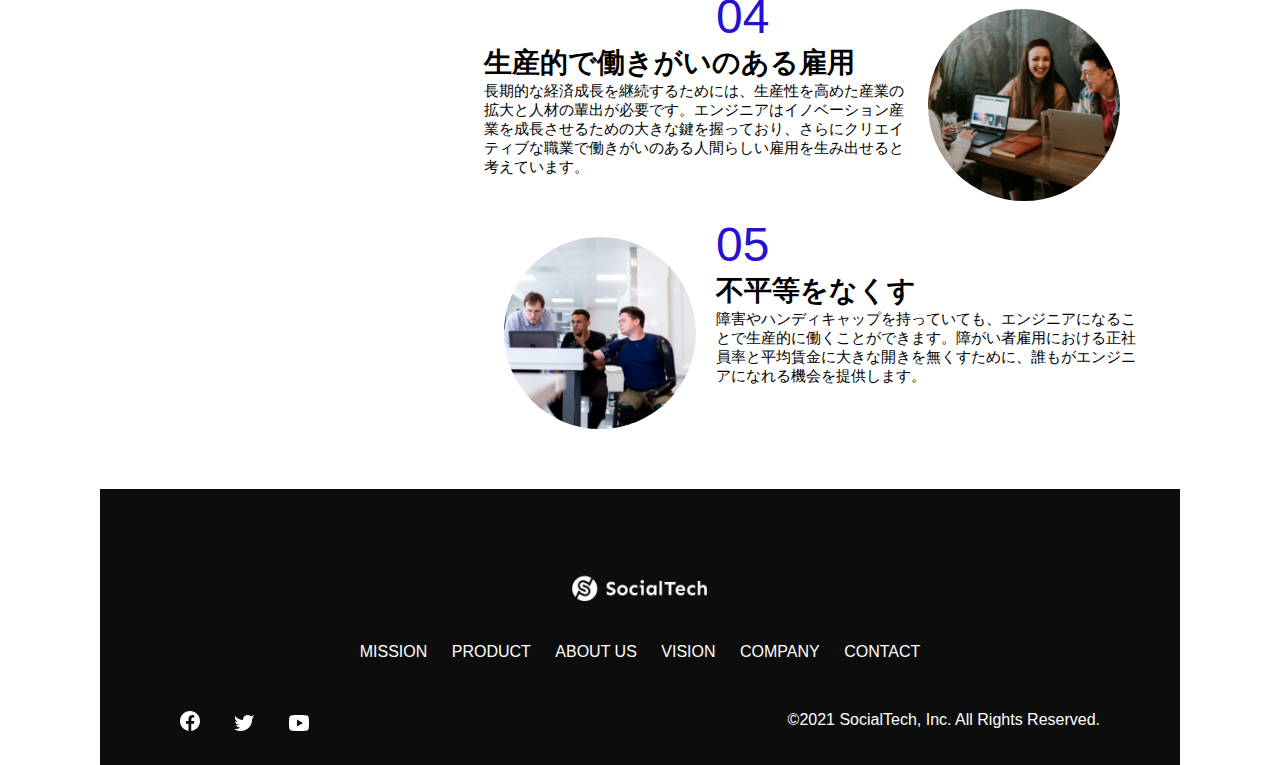
<file: kadai_tutorial_output/mission.html>
<!DOCTYPE html>
  <html>
  <head>
    <title>SocialTech - MISSION ミッション -</title>
    <meta charset="UTF-8">
    <meta name="description" content="SocialTechが目指す5つの目標（S2DGs）を紹介します">
    <meta name="viewport" content="width=device-width, initial-scale=1.0">
    <link rel="stylesheet" href="style.css">
  </head>
 
  <body>
    <!-- ヘッダー -->
    <header>
      <!-- ロゴ -->
      <a href="index.html" id="logo"><img src="images/logo.png" alt="トップページに戻る"></a>
  
      <!-- PC用ナビゲーション -->
      <nav id="nav-pc">
        <a href="mission.html">MISSION</a>
        <a href="product.html">PRODUCT</a>
        <a href="index.html#aboutus">ABOUT US</a>
        <a href="index.html#vision">VISION</a>
        <a href="index.html#company">COMPANY</a>
        <a href="index.html#contact">CONTACT</a>
      </nav>
  
      <!-- スマホ用メニューボタン -->
      <img id="menu-sp" src="images/button-menu.png" alt="ナビゲーションを開く" onclick="document.getElementById('nav-sp').style.display = 'block'">
  
      <!-- スマホ用ナビゲーション -->
      <nav id="nav-sp">
        <img id="close" src="images/button-close.png" alt="ナビゲーションを閉じる" onclick="document.getElementById('nav-sp').style.display = 'none'">
        <a id="logo-sp" href="index.html" onclick="document.getElementById('nav-sp').style.display = 'none'"><img
            src="images/logo-sp.png" alt="トップページに戻る"></a>
        <a class="menu" href="mission.html" onclick="document.getElementById('nav-sp').style.display = 'none'">MISSION</a>
        <a class="menu" href="product.html" onclick="document.getElementById('nav-sp').style.display = 'none'">PRODUCT</a>
        <a class="menu" href="index.html#aboutus" onclick="document.getElementById('nav-sp').style.display = 'none'">ABOUT
          US</a>
        <a class="menu" href="index.html#vision"
          onclick="document.getElementById('nav-sp').style.display = 'none'">VISION</a>
        <a class="menu" href="index.html#company"
          onclick="document.getElementById('nav-sp').style.display = 'none'">COMPANY</a>
        <a class="menu" href="index.html#contact"
          onclick="document.getElementById('nav-sp').style.display = 'none'">CONTACT</a>
        <div id="sns">
          <a href="https://www.facebook.com/sejuku2013"><img src="images/button-facebook.png" alt="Facebookのリンク"></a>
          <a href="https://twitter.com/samuraijuku"><img src="images/button-twitter.png" alt="Twitterのリンク"></a>
          <a href="https://www.youtube.com/channel/UCCFOQO5aDK0xXam4cUQXT8g"><img src="images/button-youtube.png" alt="YouTubeのリンク"></a>
        </div>
      </nav>
    </header>
    <main>
      <article>
        <section id="mission-main">
          <div id="mission-title">
            <h1>MISSION</h1>
            <span>ミッション</span>
            <div>TOP > MISSION</div>
          </div>
        </section>
        <section id="mission-s2dgs">
          <h2 class="mission-h2">S2DGsの実現</h2>
          <p>国連の掲げる大中小169個の目標「SDGs」のうち、以下の5つの大目標の実現をミッションとします。</p>
          <img src="images/mission/mission-s2dgs.png" alt="S2DGs">
        </section>
        <section id="mission-5goals">
          <div>
            <img id="s2dgs-images" src="images/mission/mission-5goals.png" alt="5Goals">
          </div>

          <div>
            <div>
              <img class="fivegoals-image-left" src="images/mission/mission-5goals01.png" alt="PCを操作する女の子">
              <span class="fivegoals-number">01</span>
              <h3 class="fivegoals-h3">貧困をなくそう</h3>
              <p class="fivegoals-p">
                平均年収の高いエンジニアになることを支援し、相対的貧困を抜け出す社会人を増やしていきます。さらに、技能取得や職業訓練の機会を得られない貧困家庭の子供にもIT教育を提供し「貧困の連鎖」を食い止めることを目指します。
              </p>
            </div>
    
            <div>
              <img class="fivegoals-image-right" src="images/mission/mission-5goals02.png" alt="PCを見つめる小さい女の子">
              <span class="fivegoals-number">02</span>
              <h3 class="fivegoals-h3">質の高い教育をみんなに</h3>
              <p class="fivegoals-p">
                手頃な価格で質の高い技術・職業教育の提供を行い、誰もがエンジニアになれるための教育プラットフォームを目指します。子供向けSTEAM教育を提供し、グローバル社会やAI時代に適応して世界で通用する価値の高い人材を育成します。
              </p>
            </div>
    
            <div>
              <img class="fivegoals-image-left" src="images/mission/mission-5goals03.png" alt="PCを操作する女性">
              <span class="fivegoals-number">03</span>
              <h3 class="fivegoals-h3">ジェンダー平等の実現</h3>
              <p class="fivegoals-p">
                女性エンジニアを輩出することは、ジェンダーギャップ指数の経済、教育分野に影響を与えると考えています。女性エンジニアを増やすことで、ライフイベントが多い女性の社会進出を促す機会の創出やシングルマザーの貧困解消をし、男女格差の無い、健全な社会を目指します。
              </p>
            </div>
    
            <div>
              <img class="fivegoals-image-right" src="images/mission/mission-5goals04.png" alt="笑顔で話し合う3人の男女">
              <span class="fivegoals-number">04</span>
              <h3 class="fivegoals-h3">生産的で働きがいのある雇用</h3>
              <p class="fivegoals-p">
                長期的な経済成長を継続するためには、生産性を高めた産業の拡大と人材の輩出が必要です。エンジニアはイノベーション産業を成長させるための大きな鍵を握っており、さらにクリエイティブな職業で働きがいのある人間らしい雇用を生み出せると考えています。
              </p>
            </div>
    
            <div>
              <img class="fivegoals-image-left" src="images/mission/mission-5goals05.png" alt="障害を持つ男性が生き生きと働く様子">
              <span class="fivegoals-number">05</span>
              <h3 class="fivegoals-h3">不平等をなくす</h3>
              <p class="fivegoals-p">
                障害やハンディキャップを持っていても、エンジニアになることで生産的に働くことができます。障がい者雇用における正社員率と平均賃金に大きな開きを無くすために、誰もがエンジニアになれる機会を提供します。
              </p>
          </div>
        </section>
      </article>
      <footer>
        <div id="footer-logo">
          <img src="images/logo-sp.png" alt="SocialTech">
        </div>
        <div id="footer-link">
          <a href="mission.html">MISSION</a>
          <a href="product.html">PRODUCT</a>
          <a href="index.html#aboutus">ABOUT US</a>
          <a href="index.html#vision">VISION</a>
          <a href="index.html#company">COMPANY</a>
          <a href="index.html#contact">CONTACT</a>
        </div>
        <div id="sns-footer">
          <a href="https://www.facebook.com/sejuku2013"><img src="images/button-facebook.png" alt="Facebookのリンク"></a>
          <a href="https://twitter.com/samuraijuku"><img src="images/button-twitter.png" alt="Twitterのリンク"></a>
          <a href="https://www.youtube.com/channel/UCCFOQO5aDK0xXam4cUQXT8g"><img src="images/button-youtube.png" alt="YouTubeのリンク"></a>
          <span id="copyright">&copy;2021 SocialTech, Inc. All Rights Reserved. </span>
        </div>
      </footer>
    </main>
  </body>
 
  </html>
</file>
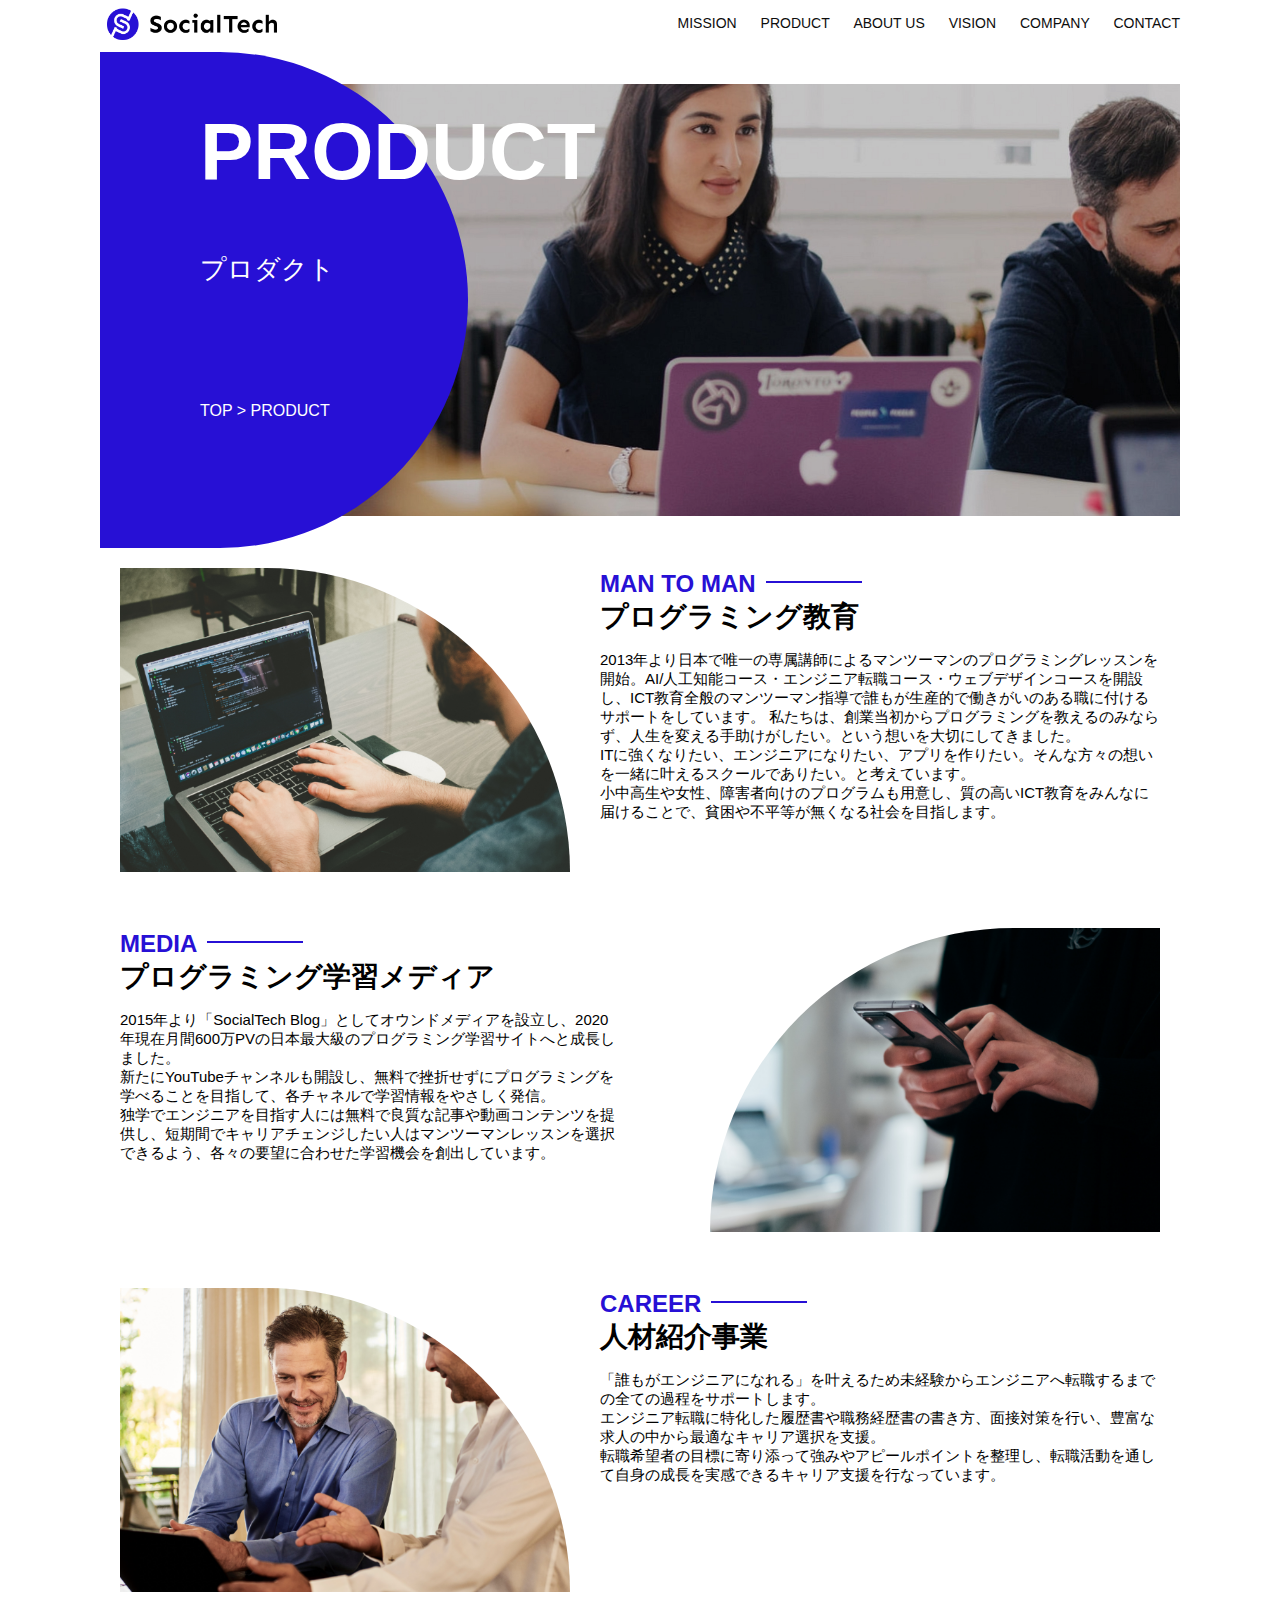
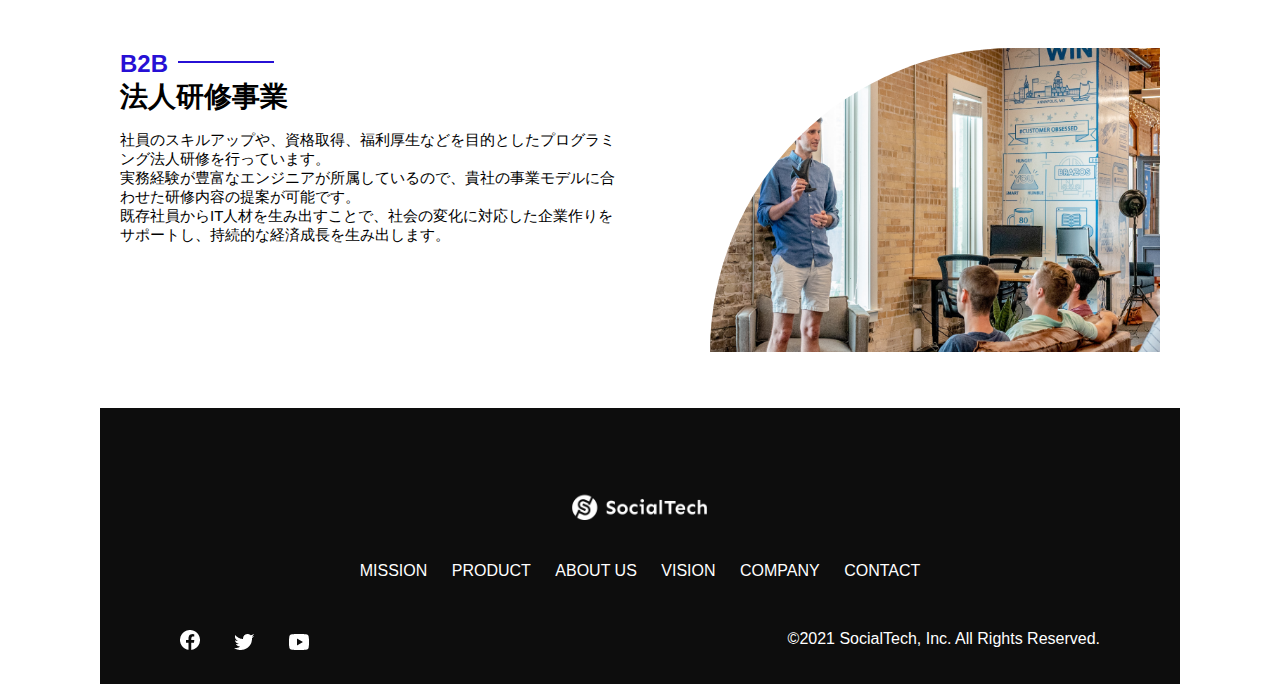
<file: kadai_tutorial_output/product.html>
<!DOCTYPE html>
<html>
<head>
  <title>SocialTech -PRODUCT プロダクト-</title>
  <meta charset="UTF-8">
  <meta name="description" content="SocialTechの4つのプロダクトを紹介します">
  <meta name="viewport" content="width=device-width, initial-scale=1.0">
  <link rel="stylesheet" href="style.css">
</head>

<body>
  <!-- ヘッダー -->
  <header>
    <!-- ロゴ -->
    <a href="index.html" id="logo"><img src="images/logo.png" alt="トップページに戻る"></a>

    <!-- PC用ナビゲーション -->
    <nav id="nav-pc">
      <a href="mission.html">MISSION</a>
      <a href="product.html">PRODUCT</a>
      <a href="index.html#aboutus">ABOUT US</a>
      <a href="index.html#vision">VISION</a>
      <a href="index.html#company">COMPANY</a>
      <a href="index.html#contact">CONTACT</a>
    </nav>

    <!-- スマホ用メニューボタン -->
    <img id="menu-sp" src="images/button-menu.png" alt="ナビゲーションを開く" onclick="document.getElementById('nav-sp').style.display = 'block'">

    <!-- スマホ用ナビゲーション -->
    <nav id="nav-sp">
      <img id="close" src="images/button-close.png" alt="ナビゲーションを閉じる" onclick="document.getElementById('nav-sp').style.display = 'none'">
      <a id="logo-sp" href="index.html" onclick="document.getElementById('nav-sp').style.display = 'none'"><img
          src="images/logo-sp.png" alt="トップページに戻る"></a>
      <a class="menu" href="mission.html" onclick="document.getElementById('nav-sp').style.display = 'none'">MISSION</a>
      <a class="menu" href="product.html" onclick="document.getElementById('nav-sp').style.display = 'none'">PRODUCT</a>
      <a class="menu" href="index.html#aboutus" onclick="document.getElementById('nav-sp').style.display = 'none'">ABOUT
        US</a>
      <a class="menu" href="index.html#vision"
        onclick="document.getElementById('nav-sp').style.display = 'none'">VISION</a>
      <a class="menu" href="index.html#company"
        onclick="document.getElementById('nav-sp').style.display = 'none'">COMPANY</a>
      <a class="menu" href="index.html#contact"
        onclick="document.getElementById('nav-sp').style.display = 'none'">CONTACT</a>
      <div id="sns">
        <a href="https://www.facebook.com/sejuku2013"><img src="images/button-facebook.png" alt="Facebookのリンク"></a>
        <a href="https://twitter.com/samuraijuku"><img src="images/button-twitter.png" alt="Twitterのリンク"></a>
        <a href="https://www.youtube.com/channel/UCCFOQO5aDK0xXam4cUQXT8g"><img src="images/button-youtube.png" alt="YouTubeのリンク"></a>
      </div>
    </nav>
  </header>
  <main>
    <article>
      <section id="product-main">
        <div id="product-title">
          <h1>PRODUCT</h1>
          <span>プロダクト</span>
          <div>TOP > PRODUCT</div>
        </div>
      </section>

      <section class="product-section1">
        <img src="images/product/product-mantoman.png" alt="PCでコードを書く男性">
        <div>
          <h2 class="product-h2">MAN TO MAN</h2>
          <h3 class="product-h3">プログラミング教育</h3>
          <p>
            2013年より日本で唯一の専属講師によるマンツーマンのプログラミングレッスンを開始。AI/人工知能コース・エンジニア転職コース・ウェブデザインコースを開設し、ICT教育全般のマンツーマン指導で誰もが生産的で働きがいのある職に付けるサポートをしています。
            私たちは、創業当初からプログラミングを教えるのみならず、人生を変える手助けがしたい。という想いを大切にしてきました。<br>ITに強くなりたい、エンジニアになりたい、アプリを作りたい。そんな方々の想いを一緒に叶えるスクールでありたい。と考えています。<br>小中高生や女性、障害者向けのプログラムも用意し、質の高いICT教育をみんなに届けることで、貧困や不平等が無くなる社会を目指します。
          </p>
        </div>
      </section>
      <section class="product-section2">
        <div>
          <h2 class="product-h2">MEDIA</h2>
          <h3 class="product-h3">プログラミング学習メディア</h3>
          <p>2015年より「SocialTech
            Blog」としてオウンドメディアを設立し、2020年現在月間600万PVの日本最大級のプログラミング学習サイトへと成長しました。<br>新たにYouTubeチャンネルも開設し、無料で挫折せずにプログラミングを学べることを目指して、各チャネルで学習情報をやさしく発信。<br>独学でエンジニアを目指す人には無料で良質な記事や動画コンテンツを提供し、短期間でキャリアチェンジしたい人はマンツーマンレッスンを選択できるよう、各々の要望に合わせた学習機会を創出しています。
          </p>
        </div>
        <img src="images/product/product-media.png" alt="スマートフォンを操作する人">
      </section>
      <section class="product-section1">
        <img src="images/product/product-career.png" alt="笑顔で話し合う2人の男性">
        <div>
          <h2 class="product-h2">CAREER</h2>
          <h3 class="product-h3">人材紹介事業</h3>
          <p>
            「誰もがエンジニアになれる」を叶えるため未経験からエンジニアへ転職するまでの全ての過程をサポートします。<br>エンジニア転職に特化した履歴書や職務経歴書の書き方、面接対策を行い、豊富な求人の中から最適なキャリア選択を支援。<br>転職希望者の目標に寄り添って強みやアピールポイントを整理し、転職活動を通して自身の成長を実感できるキャリア支援を行なっています。<br>
          </p>
        </div>
      </section>
      <section class="product-section2">
        <div>
          <h2 class="product-h2">B2B</h2>
          <h3 class="product-h3">法人研修事業</h3>
          <p>
            社員のスキルアップや、資格取得、福利厚生などを目的としたプログラミング法人研修を行っています。<br>実務経験が豊富なエンジニアが所属しているので、貴社の事業モデルに合わせた研修内容の提案が可能です。<br>既存社員からIT人材を生み出すことで、社会の変化に対応した企業作りをサポートし、持続的な経済成長を生み出します。
          </p>
        </div>
        <img src="images/product/product-b2b.png" alt="講演中の男性とそれを聴く人々">
      </section>
    </article>
    <footer>
      <div id="footer-logo">
        <img src="images/logo-sp.png" alt="SocialTech">
      </div>
      <div id="footer-link">
        <a href="mission.html">MISSION</a>
        <a href="product.html">PRODUCT</a>
        <a href="index.html#aboutus">ABOUT US</a>
        <a href="index.html#vision">VISION</a>
        <a href="index.html#company">COMPANY</a>
        <a href="index.html#contact">CONTACT</a>
      </div>
      <div id="sns-footer">
        <a href="https://www.facebook.com/sejuku2013"><img src="images/button-facebook.png" alt="Facebookのリンク"></a>
        <a href="https://twitter.com/samuraijuku"><img src="images/button-twitter.png" alt="Twitterのリンク"></a>
        <a href="https://www.youtube.com/channel/UCCFOQO5aDK0xXam4cUQXT8g"><img src="images/button-youtube.png" alt="YouTubeのリンク"></a>
        <span id="copyright">&copy;2021 SocialTech, Inc. All Rights Reserved. </span>
      </div>
    </footer>
  </main>
</body>

</html>
</file>
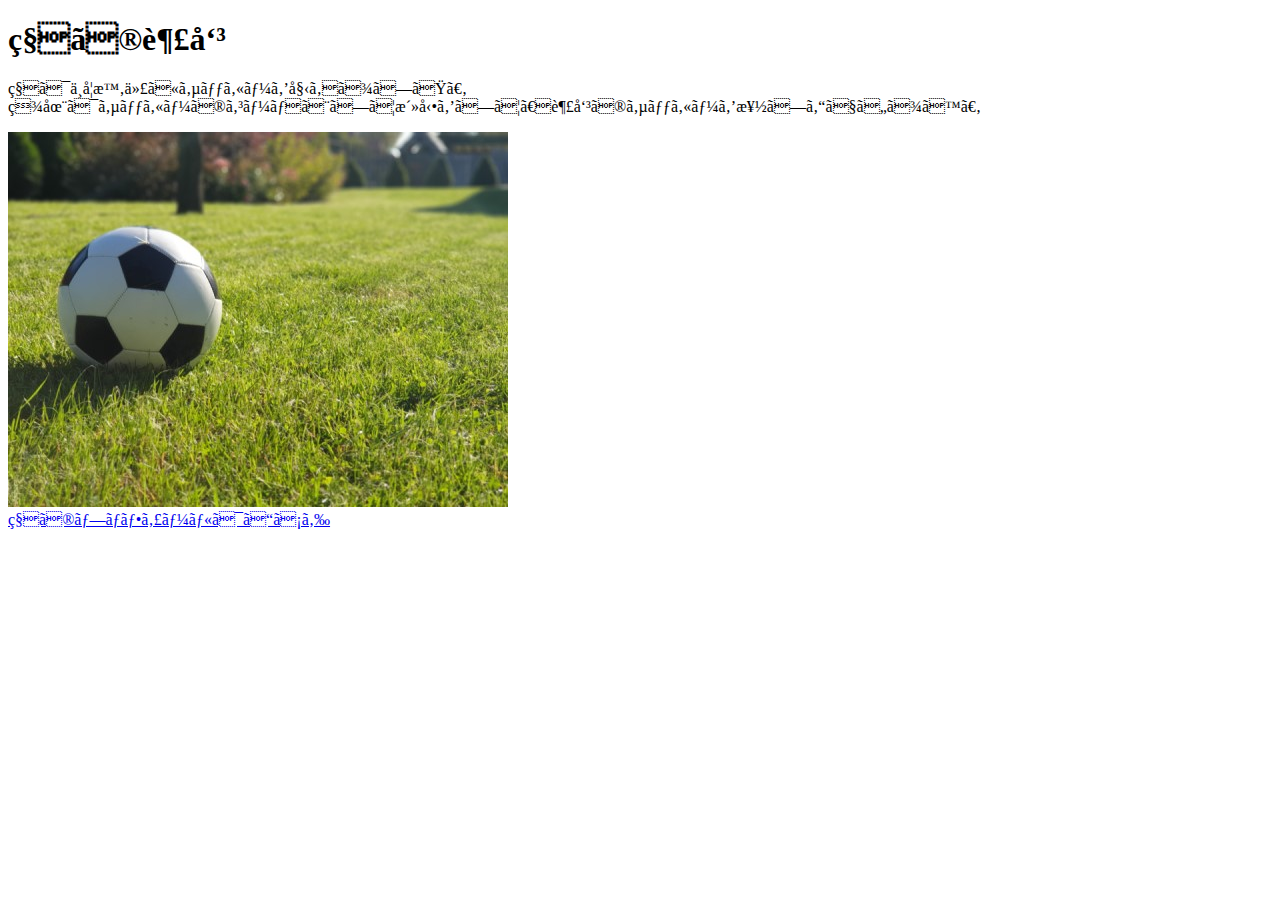
<file: kadai_005/html/kadai_005.html>
<!DOCTYPE html>
<html>
<head>
    <title>5章課題</title>
    <meta name="description" content="このページは5章の課題です。">
    <meta　charset="UTF-8">
</head>
<body>
 <header>
  <h1>私の趣味</h1>
 </header>
   <p>私は中学時代にサッカーを始めました。<br>現在はサッカーのコーチとして活動をして、趣味のサッカーを楽しんでいます。</p>
   <img src="../images/sample.jpg">
   <br>
   <a href="https://twitter.com/samuraijuku">私のプロフィールはこちら</a>
  </body>
  </html>
</file>
<file: kadai_013/style.css>
/* PC、スマホ共通スタイル */
body {
  font-family: "Source Sans Pro", "Hiragino Kaku Gothic ProN", Meiryo, Arial,
    sans-serif;
}

p {
  font-size: 15px;
}

#main-visual>img {
  width: 100%;
}

/*================
PC用のスタイル 
=================*/
@media screen and (min-width: 768px) {
  /* 横幅設定 */
  body {
    max-width: 1080px;
    min-width: 960px;
    margin: 0 auto 0 auto;
  }
  
  /* ヘッダー */
  header {
    display: flex;
    justify-content: space-between;
  }

  /* ナビゲーションのレイアウト */
  #nav-pc {
    text-align: right;
    font-size: 14px;
    padding-top: 15px;
  }

  /* ナビゲーションのリンクの装飾設定 */
  #nav-pc>a {
    text-decoration: none;
    margin-left: 20px;
  }

  #nav-pc>a:link {
    color: #0d0d0d;
  }

  #nav-pc>a:visited {
    color: #0d0d0d;
  }

  #nav-pc>a:hover {
    color: #0d0d0d;
    text-decoration: underline;
  }

  #nav-pc>a:active {
    color: #0d0d0d;
  }
  #menu-sp {
    display: none;
   }
   #nav-sp {
    display: none;
   }
  }
  @media screen and (max-width: 767px) {
   body {
    min-width: 375px;
    margin: 0px;
   }    
   #nav-pc {
    display: none;
   }
   #menu-sp {
    float: right;
    padding: 0px;
   }
   #nav-sp {
    background-color: #ce933e;
    position:absolute;
    left: 0;
    top: 0;
    height: 100%;
    width: 100%;
    display: none;
    z-index: 100;
   }
   #close {
    position: absolute;
    top: 20px;
    right: 20px; 
   }
   #logo-sp {
    margin: 80px 0px 30px 20px;
   }
   #nav-sp > a {
    display: block;
   }
   #nav-sp > a:link {
    color:#ffffff;
   }
   #nav-sp > a:visited {
    color: #ffffff;
   }
   #nav-sp > a:hover {
    color: #ffffff;
    text-decoration: underline;
   }
   #nav-sp > a:active {
    color: #ffffff;
   }
   #nav-sp > .menu {
    text-decoration: none;
    display: block;
    margin: 0px 20px;
    height: 44px;
    font-size: 16px;
    background-image: url("images/arrow.png");
    background-repeat: no-repeat;
    background-position: right top;
   }
}
</file>
<file: kadai_tutorial_output/style.css>
/* PC、スマホ共通スタイル */
body {
  font-family: "Source Sans Pro", "Hiragino Kaku Gothic ProN", Meiryo, Arial,
    sans-serif;
}

p {
  font-size: 15px;
}

/*================
PC用のスタイル 
=================*/
@media screen and (min-width: 768px){
/* 横幅設定 */
body {
  max-width: 1080px;
  min-width: 960px;
  margin: 0 auto 0 auto;
}

/* ヘッダー */
header {
  display: flex;
  justify-content: space-between;
}

/* ナビゲーションのレイアウト */
#nav-pc {
  text-align: right;
  font-size: 14px;
  padding-top: 15px;
}

/* ナビゲーションのリンクの装飾設定 */
#nav-pc>a {
  text-decoration: none;
  margin-left: 20px;
}

#nav-pc>a:link {
  color: #0d0d0d;
}

#nav-pc>a:visited {
  color: #0d0d0d;
}

#nav-pc>a:hover {
  color: #0d0d0d;
  text-decoration: underline;
}

#nav-pc>a:active {
  color: #0d0d0d;
}

/*スマホ用ナビを非表示*/
#nav-sp,
#menu-sp{
  display: none;
}

/* メインビジュアル*/
#main-visual {
  position: relative;
  height: 400px;
}

#main-message {
  position: absolute;
  top: 0;
  left: 0;
  background-color: #2710d5;
  color: #ffffff;
  border-radius: 0 0 476px 0;
  max-width: 620px;
  height: 100%;
  width: 100%;
  z-index: 11;
}

#main-message>h1 {
  font-size: 60px;
  font-weight: bold;
  margin: 100px 0 0 50px;
}

#main-message>p {
  font-size: 28px;
  margin: 0 0 0 50px;
}

#main-visual>img {
  max-width: 620px;
  border-radius: 476px 0 0 0;
  position: absolute;
  top: 0;
  right: 0;
  z-index: 10;
}

/* 見出し */
h2 {
  margin: 40px 0 0 0;
}

h2::after {
  content: url("images/line.png");
  margin-left: 10px;
}

h3 {
  font-size: 27px;
}

/* ミッション */
#mission {
  margin: 80px auto 80px auto;
  width: 100%;
}

#mission-flex {
  width: 100%;
  display: flex;
}

#mission-flex>div {
  width: 50%;
  margin: 20px;
}

#mission-photo {
  width: 100%;
}

#s2dgs {
  margin-top: 50px;
}

/* プロダクト */
#product {
  background-color: #fafafa;
  width: 100%;
  margin: 80px 0 80px 0;
  padding: 10px 40px 0px 40px;
}

/* 外枠 */
#product>div {
  margin-top: 40px;
  display: flex;
}

/* 左のカラム */
#product-left {
  width: 50%;
  margin-right: 20px;
}

/* 右のカラム */
#product-right {
  width: 50%;
  margin-left: 20px;
  margin-top: 80px;
}

/* 画像＋説明の枠 */
#product-left>div {
  position: relative;
  height: 480px;
  margin-right: 20px;
}

#product-right>div {
  position: relative;
  height: 480px;
  margin-left: 20px;
}

/* 画像 */
.product-photo {
  width: 100%;
}

/* 説明文の枠 */
.product-explain {
  background-color: #ffffff;
  position: absolute;
  left: 0;
  top: 280px;
  margin: 0 40px 0 40px;
  padding: 20px;
  box-shadow: 5px 5px 10px rgba(0, 0, 0, 0.05);
}

/* 説明文の英語 */
.product-explain>span {
  color: #2710d5;
  font-weight: bold;
  font-size: 16px;
  margin: 0;
}

/* 説明文の見出し */
.product-explain>h3 {
  margin: 5px 0 5px 0;
}

/* 説明文 */
.product-explain>p {
  margin: 0;
}

/* 「もっとみる」ボタン */
#product-more {
  margin: 0 auto -42px auto;
}

/* ABOUT US */
#aboutus {
  margin: 80px auto 80px auto;
}

/* 3つの組織文化と画像を入れる枠 */
#aboutus>div {
  display: flex;
}

/* 画像 */
.culture-img {
  width: 100%;
  align-self: flex-start;
}

.culture-img2 {
  margin-top: 50px;
  width: 100%;
}

/* 3つの組織文化の表 */
.culture-table {
  max-width: 500px;
  margin-right: 50px;
}

/* 番号 */
.culture-num {
  font-size: 80px;
  color: #2710d5;
  margin: 0 20px 0 0;
}

/* 組織文化英語 */
.culture-en {
  color: #2710d5;
  font-weight: bold;
  font-size: 24px;
  display: block;
}

/* 組織文化日本語 */
.culture-jp {
  font-size: 28px;
  font-weight: bold;
}

/* 説明文 */
.culture-description {
  margin: 0;
}

/* ビジョン */
#vision {
  margin: 80px auto 80px auto;
}

/* セクション内の外枠 */
#vision>div {
  width: 100%;
  display: flex;
  justify-content: space-between;
  flex-wrap: wrap;
}

/* 7つの行動指針の枠 */
.vision-box {
  width: 300px;
  height: 300px;
  margin-bottom: 30px;
  position: relative;
}

.vision-box>img {
  width: 100%;
  height: auto;
  position: absolute;
  top: 0;
  left: 0;
  z-index: 30;
}

.vision-box>span {
  position: absolute;
  top: 0;
  left: 0;
  z-index: 31;
  margin-right: 20px;
}

.vision-box>span>h4 {
  color: #2710d5;
  font-size: 19px;
  margin: 80px 0 0 0;
}

.vision-box>span>h4::first-letter {
  font-size: 40px;
}

.vision-box>span>h5 {
  font-size: 20px;
  margin: 0 0 0 0;
}

.vision-box>span>p {
  margin: 10px 0 0 0;
}


/* 会社概要 */
#company {
  margin: 80px auto 80px auto;
}

#company-table {
  width: 100%;
}

.tableheader {
  text-align: left;
  padding: 20px;
  border-bottom-color: #2710d5;
  border-bottom-width: 1px;
  border-bottom-style: solid;
  width: 100px;
}

.tableheader-first {
  text-align: left;
  padding: 20px;
  border-bottom-color: #2710d5;
  border-bottom-width: 1px;
  border-bottom-style: solid;
  border-top-color: #2710d5;
  border-top-width: 1px;
  border-top-style: solid;
  width: 100px;
}

.cell {
  padding: 30px;
  border-bottom-color: #ececec;
  border-bottom-width: 1px;
  border-bottom-style: solid;
}

.cell-first {
  padding: 30px;
  border-bottom-color: #ececec;
  border-bottom-width: 1px;
  border-bottom-style: solid;
  border-top-color: #ececec;
  border-top-width: 1px;
  border-top-style: solid;
}

#company>iframe {
  width: 100%;
  height: 368px;
  margin-top: 40px;
}

/* お問い合わせ */
#contact {
  margin: 80px auto 80px auto;
}

/* 外枠 */
#contact>form>div {
  display: flex;
  flex-direction: row;
  flex-wrap: wrap;
  padding-bottom: 30px;
}

/* 左列の見出し */
.contact-heading {
  width: 240px;
  align-self: center;
}

/* 見出しのラベル */
.contact-label {
  font-weight: bold;
}

/* 必須 */
.contact-span {
  color: #ce2222;
  margin: 0 0 0 20px;
  font-weight: bold;
}

/* テキストボックス */
.contact-textbox {
  border-top: 0;
  border-left: 0;
  border-right: 0;
  border-bottom-width: 1px;
  border-bottom-color: #707070;
  border-bottom-style: solid;
  background-color: #fafafa;
  width: 400px;
  height: 56px;
}

/* お問い合わせ内容のテキストエリア */
.contact-textarea {
  border-top: 0;
  border-left: 0;
  border-right: 0;
  border-bottom-width: 1px;
  border-bottom-color: #707070;
  border-bottom-style: solid;
  background-color: #fafafa;
  width: 400px;
  height: 200px;
}

/* 個人情報の取り扱い */
details {
  width: 700px;
}

details>div {
  background-color: #fafafa;
  padding: 20px;
}

details>div>span {
  font-weight: bold;
}

/* フッター */
footer {
  background-color: #0d0d0d;
  text-align: center;
  padding: 80px 80px 30px 80px;
}

#footer-logo {
  margin-bottom: 30px;
}

#footer-link {
  margin-bottom: 50px;
}
#footer-link > a {
  text-decoration: none;
  margin: 10px;
}
#footer-link > a:link {
  color: #ffffff;
}
#footer-link > a:visited {
  color: #ffffff;
}
#footer-link > a:hover {
  color: #ffffff;
  text-decoration: underline;
}
#footer-link > a:active {
  color: #ffffff;
}

#sns-footer {
  text-align: left;
  width: 100%;
}

#sns-footer > a {
  margin-right: 30px;
}

#copyright {
  color: #ffffff;
  float: right;
}

/* mission.html用スタイル */
   /* ミッションのメインビジュアル */
   #mission-main {
    height: 496px;
    width: 100%;
    background-image: url("images/mission/mission-main.png");
    background-repeat: no-repeat;
    background-position-y: center;
  }

  #mission-title {
    background-color: #2710d5;
    width: 368px;
    color: #ffffff;
    height: 496px;
    border-radius: 0 248px 248px 0;
    position: relative;
  }

  #mission-title > h1 {
    position: absolute;
    top: 0;
    left: 100px;
    font-size: 80px;
  }

  #mission-title > span {
    position: absolute;
    top: 200px;
    left: 100px;
    font-size: 26px;
  }

  #mission-title > div {
    position: absolute;
    top: 350px;
    left: 100px;
    font-size: 16px;
  }

  #mission-s2dgs{
    width: 100%;
    margin: 20px;
  }

  .mission-h2{
    color: #2710d5;
    font-size: 40px;
  }

  .mission-h2::after{
    content: none;
  }

  #mission-5goals {
    margin: 20px;
    display: flex;
  }

  #mission-5goals > div {
    flex-grow: 1;
    padding: 20px;
  }

  #mission-5goals > div > div {
    margin-bottom: 40px;
  }

  .fivegoals-image-right {
    float: right;
    margin: 20px;
  }

  .fivegoals-image-left {
    float: left;
    margin: 20px;
  }

  .fivegoals-number {
    color: #2710d5;
    font-size: 48px;
    margin: 0;
  }

  .fivegoals-h3 {
    font-size: 28px;
    margin: 0;
  }

  .fivegoals-p {
    margin: 0;
  }

  /*プロダクトページ*/
  #product-main {
    height: 496px;
    width: 100%;
    background-image: url("images/product/product-main.png");
    background-repeat: no-repeat;
    background-position-y: center;
  }

  #product-title {
    background-color: #2710d5;
    width: 368px;
    color: #ffffff;
    height: 496px;
    border-radius: 0 248px 248px 0;
    position: relative;
  }
  #product-title > h1 {
    position: absolute;
    top: 0;
    left: 100px;
    font-size: 80px;
  }

  #product-title > span {
    position: absolute;
    top: 200px;
    left: 100px;
    font-size: 26px;
  }

  #product-title > div {
    position: absolute;
    top: 350px;
    left: 100px;
    font-size: 16px;
  }

  /*セクション1*/
  .product-section1{
    position: relative;
    margin: 20px;
    height: 340px;
  }

  .product-section1 > img{
    position: absolute;
    top: 0;
    left: 0;
    width: 450px;
    margin: 0 40px 30px 0;
    border-radius: 0 432px 0 0;
  }

  .product-section1 > div{
    position: absolute;
    top: 0;
    left: 480px;
  }

  /*セクション２*/

  .product-section2{
    position: relative;
    margin: 20px;
    height: 340px;
  }

  .product-section2 > img{
    position: absolute;
    top: 0;
    right: 0;
    width: 450px;
    margin: 0 0 30px 40px;
    border-radius: 432px 0 0 0;
  }

  .product-section2 > div{
    width: 500px;
    position: absolute;
    top: 0;
    left: 0;
  }

  .product-h2{
    color: #2710d5;
    font-size: 24px;
    margin: 0;
  }

  .product-h3{
    font-size: 28px;
    margin: 0;
  }
}

/*===================
スマートフォン用のスタイル
=====================*/
@media screen and (max-width: 767px){
  body{
    min-width: 375px;
    margin: 0;
  }

  /*PC用のナビゲーション非表示*/
  #nav-pc{
    display: none;
  }

  /*ハンバーガーメニュー*/
  #menu-sp{
    float: right;
    padding: 0;
  }

  /*スマホ用ナビゲーションの表示切替*/
  /*初期状態、レイアウトと非表示設定*/
  #nav-sp{
    background-color: #2710d5;
    position: absolute;
    left: 0;
    top: 0;
    height: 100%;
    width: 100%;
    display: none;
    z-index: 100;
  }

  /*ボタン*/
  #close{
    position: absolute;
    top: 20px;
    right: 20px;
  }

  /*ナビゲーションメニュー用ロゴ*/
  #logo-sp{
    margin: 80px 0 30px 20px;
  }

  /*ナビゲーションのリンクの装飾*/
  #nav-sp > a{
    display: block;
  }
  #nav-sp > a:link{
    color: #ffffff;
  }
  #nav-sp > a:visited{
    color: #ffffff;
  }
  #nav-sp > a:hover{
    color: #ffffff;
    text-decoration: underline;
  }
  #nav-sp > a:active{
    color: #ffffff;
  }
  #nav-sp > .menu{
    text-decoration: none;
    display: block;
    margin: 0 20px 0 20px;
    height: 44px;
    font-size: 16px;
    background-image: url(images/arrow.png);
    background-repeat: no-repeat;
    background-position: right top;
  }
  #sns{
    position: absolute;
    bottom: 20px;
    left: 20px;
  }
  #sns > a{
    margin-right: 30px;
  }

  /*メインビジュアル*/
  #main-visual{
    position: relative;
    height: 470px;
    width: 100%;
    overflow: hidden;
  }
  #main-visual > div{
    position: absolute;
    top: 0;
    left: 0;
    background-color: #2710d5;
    color: white;
    border-radius: 0 0 476px 0;
    text-align: center;
    height: 280px;
    width: 100%;
    z-index: 11;
  }
  #main-visual > div > h1{
    font-size: 28px;
    margin: 90px 0 0 0;
  }

  #main-visual > div > p{
    margin: 0;
  }

  #main-visual > img{
    width: 100%;
    border-radius: 476px 0 0 0;
    z-index: 10;
    position: absolute;
    bottom: 0;
    right: 0;
  }

  /*見出し*/
  h2::after{
    content: url(images/line.png);
    margin-left: 10px;
  }

  h3{
    font-size: 24px;
    margin: 10px 0 0 0;
  }

  /*ミッション*/
  #mission{
    margin: 20px;
  }

  #mission-photo{
    width: 100%;
  }

  #s2dgs{
    width: 100%;
  }

  /*プロダクト*/
  #product{
    background-color: #fafafa;
    padding-top: 10px;
  }

  #product h2{
    margin-left: 20px;
  }

  /*外枠*/
  /*左右のカラム　スマホでは縦並び*/
  #product-left,
  #product-right{
    margin-right: 20px;
    margin-left: 20px;
  }

  /*画像＋説明の枠*/
  #product-left > div,
  #product-right > div{
    position: relative;
    height: 540px;
  }

  /*説明文の枠*/
  .product-explain{
    background-color: #ffffff;
    position: absolute;
    left: 0;
    bottom: 50px;
    padding: 20px;
    box-shadow: 5px 5px 10px rgba(0, 0, 0, 0.05);
  }

  .product-explain > span{
    color: #2710d5;
    font-weight: bold;
    font-size: 16px;
    margin: 0px;
  }

  .product-explain > h3{
    margin: 10px 0 10px 0;
  }

  /*画像*/
  .product-photo{
    width: 100%;
  }

  #product-more > img{
    margin: 0 0 -42px 20px;
  }

  /*ABOUT US*/
  #aboutus{
    margin: 80px 20px 80px 20px;
  }

  #aboutus > div{
    display: flex;
    flex-direction: column;
  }

  .culture-table{
    width: 100%;
    padding-right: 20px;
    order: 2;
  }

  .culture-table{
    width: 100%;
    order: 1;
  }

  .culture-img2{
    width: 100%;
  }

  .culture-num{
    font-size: 80px;
    color: #2710d5;
  }

  .culture-en{
    color: #2710d5;
    font-weight: bold;
    font-size: 24px;
    display: block;
  }

  .culture-jp{
    display: block;
  }

  .culture-description{
    margin: 0;
  }

  /*ビジョン*/
  #vision{
    margin: 80px 20px 80px 20px;
  }

  .vision-box{
    width: 300px;
    height: 300px;
    margin-bottom: 30px;
    position: relative;
  }

  .vision-box > img{
    width: 100%;
    height: auto;
    position: absolute;
    top: 0;
    left: 0;
    z-index: 30;
  }
  .vision-box > span{
    position: absolute;
    top: 0;
    left: 0;
    z-index: 31;
    margin-right: 20px;
  }

  .vision-box > span > h4{
    color: #2710d5;
    font-size: 19px;
    margin: 60px 0 0 0;
  }

  .vision-box > span > h5{
    font-size: 20px;
    margin: 0 0 0 0;
  }
  .vision-box > span > p{
    margin: 10px 0 0 0;
  }

  /*会社概要*/
  #company{
    margin: 0 20px 0 20px;
  }

  #company > h3{
    margin-bottom: 20px;
  }

  #company > table{
    width: 100%;
  }

  .tableheader-first{
    text-align: left;
    padding: 20px;
    border-bottom-color: #2710d5;
    border-bottom-width: 1px;
    border-bottom-style: solid;
    border-top-color: #2710d5;
    border-top-width: 1px;
    border-top-style: solid;
    width: 50px;
  }
  .tableheader{
    text-align: left;
    padding: 20px;
    border-bottom-color: #2710d5;
    border-bottom-width: 1px;
    border-bottom-style: solid;
    width: 50px;
  }
  .cell-first{
    padding: 20px;
    border-bottom-color: #ececec;
    border-bottom-width: 1px;
    border-bottom-style: solid;
    border-top-color: #ececec;
    border-top-width: 1px;
    border-top-style: solid;
  }

  #company > iframe{
    width: 100%;
    height: 240px;
    margin: 40px 0 0 0;
  }

  /*お問い合わせ*/
  #contact{
    margin: 80px 20px 80px 20px;
  }

  #contact > h3{
    margin-bottom: 20px;
  }
  
  #contact > form > div{
    margin-bottom: 20px;
  }

  .contact-heading{
    margin-bottom: 20px;
  }

  /*ラベル*/
  .contact-label{
    font-weight: bold;
  }

  /*必須*/
  .contact-span{
    color: #ce2222;
    margin: 0 0 0 20px;
    font-weight: bold;
  }

  .contact-textbox{
    height: 56px;
    border-top: 0;
    border-left: 0;
    border-right: 0;
    background-color: #fafafa;
    border-bottom-color: #707070;
    border-bottom-width: 1px;
    border-bottom-style: solid;
    min-width: 300px;
    width: 100%;
  }
  .contact-textarea{
    height: 150px;
    border-top: 0;
    border-left: 0;
    border-right: 0;
    background-color: #fafafa;
    width: 100%;
  }

  .radiobutton{
    margin-bottom: 20px;
  }

  .radiobutton + label::after{
    content: "/A";
    white-space: pre;
  }

  /*フッター*/
  footer{
    background-color: #0d0d0d;
    padding: 30px 20px 50px 20px;
  }

  #footer-logo{
    margin-bottom: 30px;
  }
  
  #footer-link{
    margin-bottom: 50px;
  }
  #footer-link > a{
    text-decoration: none;
    margin: 0 20px 20px 0;
    display: block;
    background-image: url(images/arrow.png);
    background-repeat: no-repeat;
    background-position: right top;
  }
  #footer-link > a:link{
    color: #ffffff;
  }
  #footer-link > a:visited{
    color: #ffffff;
  }
  #footer-link > a:hover{
    color: #ffffff;
    text-decoration: underline;
  }

  #footer-link > a:active{
    color: #ffffff;
  }

  #sns-footer > a{
    margin-right: 30px;
  }

  #copuright{
    font-size: 12px;
    display: block;
    margin-top: 30px;
    color: #ffffff;
  }

  /*mission.html用のスタイル*/
  /*ミッションのメインビジュアル*/
  #mission-main{
    height: 256px;
    width: 100%;
    background-image: url(images/mission/mission-main.png);
    background-repeat: no-repeat;
    background-position-y: center;
    background-size: auto 280px;
  }

  #mission-title{
    background-color: #2710d5;
    width: 136px;
    color: #ffffff;
    height: 256px;
    border-radius: 0 248px 248px 0;
    position: relative;
  }
  #mission-title > h1{
    position: absolute;
    top: 0;
    left: 20px;
    font-size: 40px;
  }

  #mission-title > span{
    position: absolute;
    top: 110px;
    left: 20px;
    font-size: 18px;
  }

  #mission-title > div{
    position: absolute;
    top: 180px;
    left: 20px;
    font-size: 13px;
  }

  /*missionページ　S2DGsの設定*/
  #mission-s2dgs{
    margin: 20px;
  }

  .mission-h2{
    color: #2710d5;
    font-size: 38px;
    margin: 0px;
  }

  .mission-h2::after{
    content: none;
  }

  #mission-s2dgs > img{
    width: 100%;
  }

  /*ミッションページ　5goalsの設定*/
  #mission-5goals{
    margin: 20px;
  }

  #mission-5goals > div > div{
    margin-bottom: 40px;
  }

  #s2dgs-image{
    width: 100%;
  }

  .fivegoals-image-right{
    margin: 20px auto 20px auto;
    display: block;
  }
  .fivegoals-image-left{
    margin: 20px auto 20px auto;
    display: block;
  }

  .fivegoals-number{
    color: #2710d5;
    font-size: 48px;
    margin: 0;
  }

  .fivegoals-h3{
    font-size: 28px;
    margin: 0;
  }
  .fivegoals-p{
    margin: 0;
  }

  /*プロダクトページ*/
  #product-main{
    height: 256px;
    width: 100%;
    background-image: url(images/product/product-main.png);
    background-repeat: no-repeat;
    background-position-y: center;
    background-size: auto 208px;
  }

  #product-title{
    background-color: #2710d5;
    width: 136px;
    color: #ffffff;
    height: 256px;
    border-radius: 0 248px 248px 0;
    position: relative;
  }

  #product-title > h1{
    position: absolute;
    top: 0;
    left: 20px;
    font-size: 40px;
  }

  #product-title > span{
    position: absolute;
    top: 110px;
    left: 20px;
    font-size: 18px;
  }

  #product-title > div{
    position: absolute;
    top: 180px;
    left: 20px;
    font-size: 13px;
  }

  .product-section1{
    margin: 20px;
  }

  .product-section1 > img{
    width: 100%;
    border-radius: 0 300px 0 0;
  }

  .product-section2{
    margin: 20px;
    display: flex;
    flex-direction: column;
  }

  .product-section2 > img{
    order: 1;
    width: 100%;
    border-radius: 300px 0 0 0;
  }
  
  .product-section2 > div{
    order: 2;
  }

  .product-h2{
    color: #2710d5;
    font-size: 24px;
    margin: 0;
  }

  .product-h3{
    font-size: 28px;
    margin: 0;
  }
}
</file>
<file: kadai_014/style.css>
html {
  font-size: 20px;
}

body {
  font-family:"Arial", "Meiryo", sans-serif;
  text-align: center;
}

h1 {
  font-family:Josefin Sans,sans-serif;
  font-size: 2rem;
}

.decoration{
  letter-spacing: 1.2em;
  text-shadow: 1px 2px 3px gray;
  border-bottom: solid 3px rgb(115, 115, 114)
}

.text-pink {
  color: rgb(255, 192, 203)
}
.text-skyblue {
  color: skyblue
}

#parent  p {
  font-weight:bold;
}
</file>
<file: kadai_018/style.css>
#top {
  width: 800px;
  background-color: #dcc9f4;
  padding: 20px 0px 20px 0px;
  text-align: center;
 
}


.top-child {
  width: 20%;
  background-color: #ffd9df;
  display: inline-block;
}
#middle {
  width: 800px;
  height: 800px;
  margin-top: 20px;
  margin-bottom: 20px;
  background-color: #ffd9df;
  position: relative;
}

#middle-child01, #middle-child02, #middle-child03 {
width: 200px;
height:200px;
background-color: #87ceeb;
}
#middle-child01 {
  position: absolute;
  top: 100px;
  left: 100px;
}
#middle-child02 {
  position: absolute;
  top: 300px;
  left: 300px;
}
#middle-child03 {
  position:absolute;
  top: 500px;
  left: 500px;
}

#bottom {
  width: 800px;
  height: 300px;

  background-color: #87ceeb;
}
#bottom-child01, #bottom-child02, #bottom-child03 {
 width: 400px;
 height:100px;
 background-color: #e5dcf0;
 position:relative;
}
#bottom-child02 {
 position: relative;
 left:200px;
}
#bottom-child03 {
  position: relative;
  left: 400px;
}
</file>
<file: kadai_022/style.css>
h1, p, body {
  margin: 0px;
p, a {
  font-size: 20px;
}
}

header {
  margin-bottom: 20px;
  text-align: center;
  background-color: rgb(244, 79, 79);
}
h1 {
  color:rgb(255, 255, 255);
}

main {
margin: 10px;
}

#parent {
  display: flex;
  justify-content: space-around;
}

.contents {
  border: 3px  solid rgb(238, 204, 204);
  flex-basis: 25%;
  padding: 10px 15px;
  margin: 20px;
  text-align: center;
 }
 h2 {
  font-size: 25px;
  border-bottom: 3px dotted rgb(236, 122, 122);
 }
 h2::before {
  content:"●";
  color: rgb(239, 111, 139);
 }
 .contents p:nth-of-type(2):first-letter {
  color:rgb(97, 206, 249);
  font-weight: bold;
 }
.contents img{
 margin:10px 0px;
 width:70%;
}
footer {
  background-color: rgb(244, 79, 79);
  text-align: center;
}
a {
  color: rgb(255, 255, 255);
 
}
a :visited {
  color: rgb(193,234,255);
}
a:hover {
  color: rgb(245,178,168);
}
@media screen and (max-width:768px) {
  h2 { 
    font-size:30px;
  }
  p { 
    font-size: 25px;
  }
  #parent {
    display: flex;
    flex-direction: column;
    text-align: center;
  }
  .contents {
   width: 90%;
   margin-bottom: 20px;
  }
}
</file>
